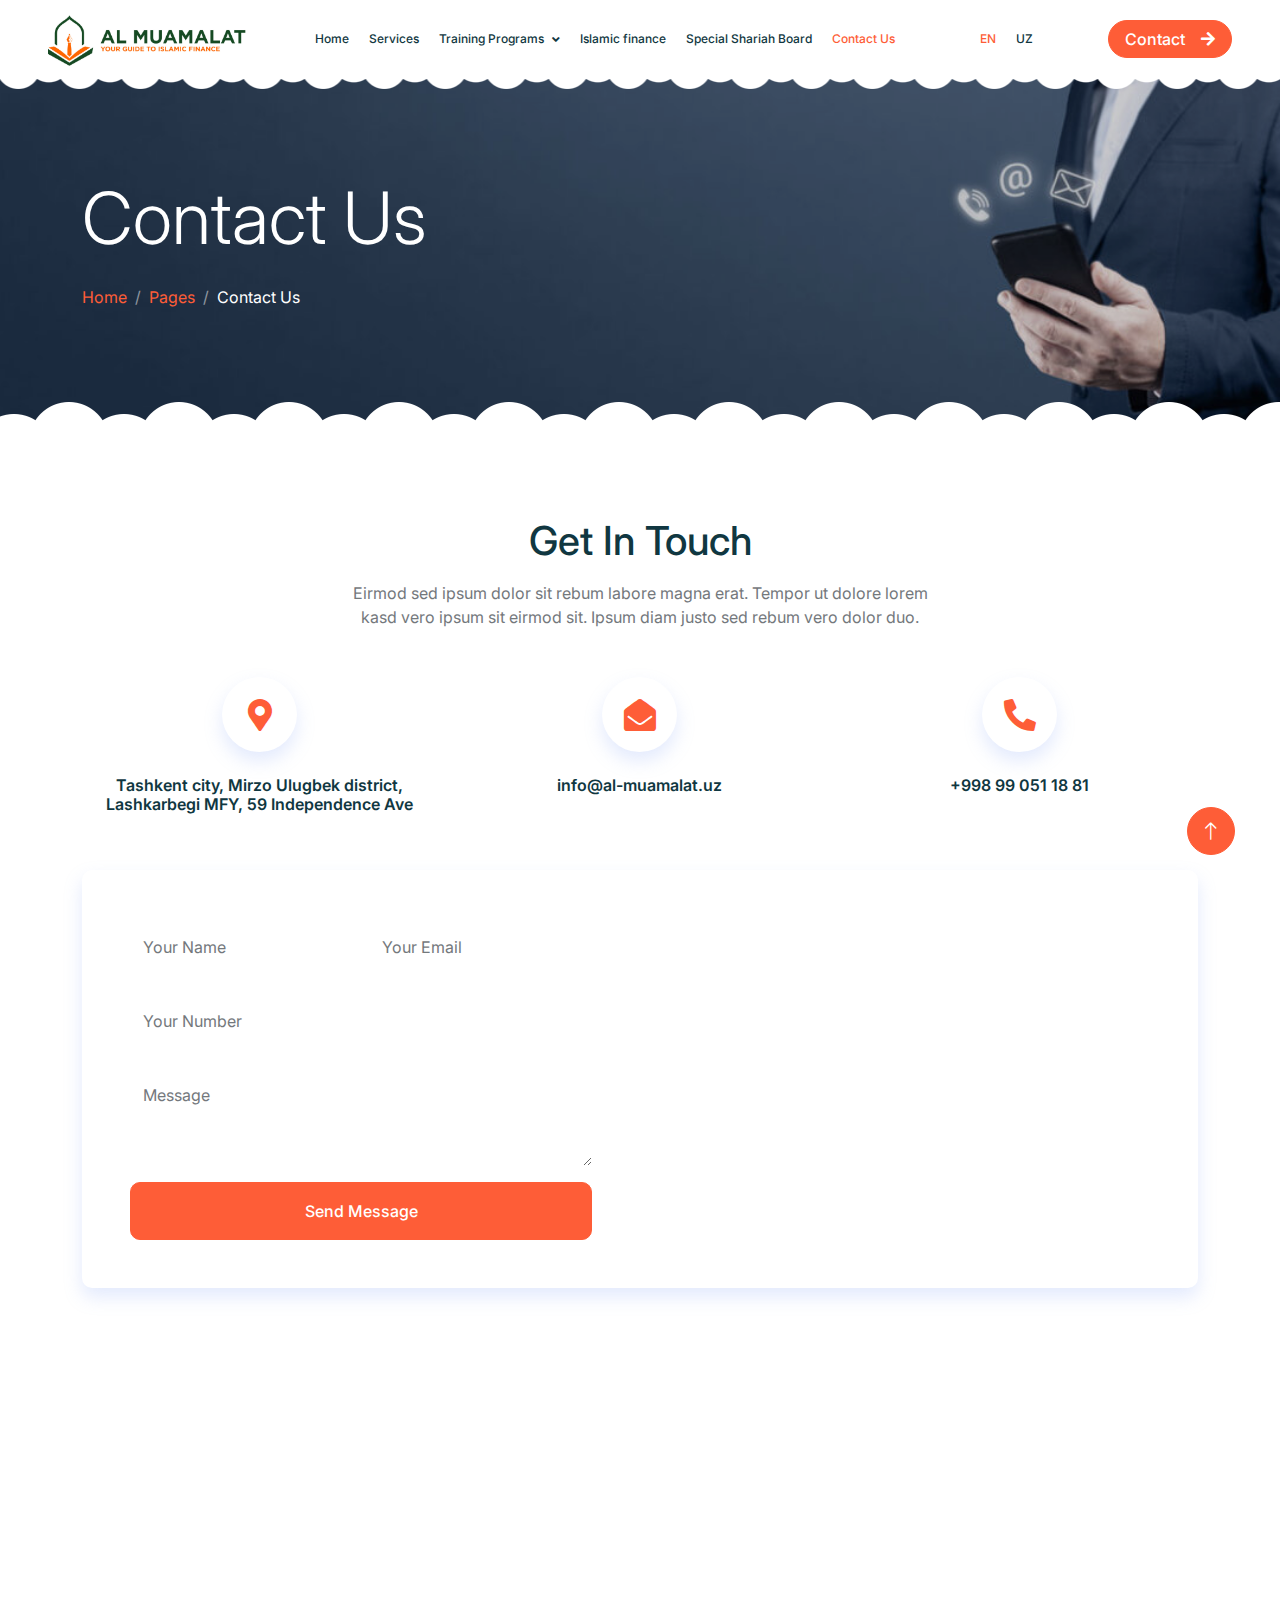
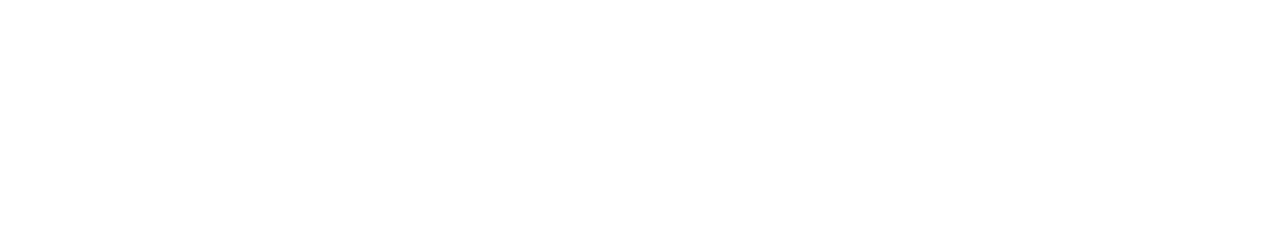
<file: contact.html>
<!DOCTYPE html>
<html lang="en">
  <head>
    <meta charset="utf-8" />
    <title>Al Muamalat</title>
    <meta content="width=device-width, initial-scale=1.0" name="viewport" />
    <meta content="" name="keywords" />
    <meta content="" name="description" />

    <!-- Favicon -->
    <link href="./logo.jpg" rel="icon" />

    <!-- Google Web Fonts -->
    <link rel="preconnect" href="https://fonts.googleapis.com" />
    <link rel="preconnect" href="https://fonts.gstatic.com" crossorigin />
    <link
      href="https://fonts.googleapis.com/css2?family=Heebo:wght@400;500;600&family=Inter:wght@600&family=Lobster+Two:wght@700&display=swap"
      rel="stylesheet" />

    <!-- Icon Font Stylesheet -->
    <link
      href="https://cdnjs.cloudflare.com/ajax/libs/font-awesome/5.10.0/css/all.min.css"
      rel="stylesheet" />
    <link
      href="https://cdn.jsdelivr.net/npm/bootstrap-icons@1.4.1/font/bootstrap-icons.css"
      rel="stylesheet" />

    <!-- Libraries Stylesheet -->
    <link href="lib/animate/animate.min.css" rel="stylesheet" />
    <link href="lib/owlcarousel/assets/owl.carousel.min.css" rel="stylesheet" />

    <!-- Customized Bootstrap Stylesheet -->
    <link href="css/bootstrap.min.css" rel="stylesheet" />

    <!-- Template Stylesheet -->
    <link href="css/style.css" rel="stylesheet" />
  </head>

  <body>
    <div class="container-xxl bg-white p-0">
      <!-- Spinner Start -->
      <div
        id="spinner"
        class="show bg-white position-fixed translate-middle w-100 vh-100 top-50 start-50 d-flex align-items-center justify-content-center">
        <div
          class="spinner-border text-primary"
          style="width: 3rem; height: 3rem"
          role="status">
          <span class="sr-only">Loading...</span>
        </div>
      </div>
      <!-- Spinner End -->

      <!-- Navbar Start -->
      <nav
        class="navbar navbar-expand-lg bg-white navbar-light sticky-top px-4 px-lg-5 py-lg-0">
        <a href="index.html" class="navbar-brand">
          <img src="./logo123.jpg" style="width: 200px" alt="" />
        </a>
        <button
          type="button"
          class="navbar-toggler"
          data-bs-toggle="collapse"
          data-bs-target="#navbarCollapse">
          <span class="navbar-toggler-icon"></span>
        </button>
        <div class="collapse navbar-collapse" id="navbarCollapse">
          <div class="navbar-nav mx-auto">
            <a href="uz.html" class="nav-item nav-link">Home</a>
            <a href="uz.html" class="nav-item nav-link">Services</a>
            <li class="nav-item dropdown">
              <a
                class="nav-link dropdown-toggle"
                href="#"
                id="navbarDropdown"
                role="button"
                data-toggle="dropdown"
                aria-haspopup="true"
                aria-expanded="false">
                Training Programs
              </a>
              <div
                style="top: calc(100% - 25px)"
                class="dropdown-menu"
                aria-labelledby="navbarDropdown">
                <a
                  style="font-size: 12px"
                  class="dropdown-item"
                  href="course-one-en.html"
                  >Certification Programs</a
                >
                <a
                  style="font-size: 12px"
                  class="dropdown-item"
                  href="course-two-en.html"
                  >Specialized Courses</a
                >
                <a
                  style="font-size: 12px"
                  class="dropdown-item"
                  href="course-three-en.html"
                  >International Training Programs</a
                >
              </div>
            </li>
            <a href="material.html" class="nav-item nav-link"
              >Islamic finance</a
            >
            <a href="council-en.html" class="nav-item nav-link"
              >Special Shariah Board</a
            >
            <a href="contact.html" class="nav-item nav-link active"
              >Contact Us</a
            >

            <a
              style="margin-left: 65px"
              href="uz.html"
              class="nav-item nav-link active nav-language"
              >EN</a
            >
            <a
              style="margin-right: 25px"
              href="index.html"
              class="nav-item nav-link"
              >UZ</a
            >
          </div>
        </div>
        <a
          href="contact.html"
          class="btn btn-primary rounded-pill px-3 d-none d-lg-block"
          >Contact<i class="fa fa-arrow-right ms-3"></i
        ></a>
      </nav>
      <!-- Navbar End -->

      <!-- Page Header End -->
      <div class="container-xxl py-5 page-header position-relative mb-5">
        <div class="container py-5">
          <h1 class="display-2 text-white animated slideInDown mb-4">
            Contact Us
          </h1>
          <nav aria-label="breadcrumb animated slideInDown">
            <ol class="breadcrumb">
              <li class="breadcrumb-item"><a href="#">Home</a></li>
              <li class="breadcrumb-item"><a href="#">Pages</a></li>
              <li class="breadcrumb-item text-white active" aria-current="page">
                Contact Us
              </li>
            </ol>
          </nav>
        </div>
      </div>
      <!-- Page Header End -->

      <!-- Contact Start -->
      <div class="container-xxl py-5">
        <div class="container">
          <div
            class="text-center mx-auto mb-5 wow fadeInUp"
            data-wow-delay="0.1s"
            style="max-width: 600px">
            <h1 class="mb-3">Get In Touch</h1>
            <p>
              Eirmod sed ipsum dolor sit rebum labore magna erat. Tempor ut
              dolore lorem kasd vero ipsum sit eirmod sit. Ipsum diam justo sed
              rebum vero dolor duo.
            </p>
          </div>
          <div class="row g-4 mb-5">
            <div
              class="col-md-6 col-lg-4 text-center wow fadeInUp"
              data-wow-delay="0.1s">
              <div
                class="bg-light rounded-circle d-inline-flex align-items-center justify-content-center mb-4"
                style="width: 75px; height: 75px">
                <i class="fa fa-map-marker-alt fa-2x text-primary"></i>
              </div>
              <h6>
                Tashkent city, Mirzo Ulugbek district, Lashkarbegi MFY, 59
                Independence Ave
              </h6>
            </div>
            <div
              class="col-md-6 col-lg-4 text-center wow fadeInUp"
              data-wow-delay="0.3s">
              <div
                class="bg-light rounded-circle d-inline-flex align-items-center justify-content-center mb-4"
                style="width: 75px; height: 75px">
                <i class="fa fa-envelope-open fa-2x text-primary"></i>
              </div>
              <h6>info@al-muamalat.uz</h6>
            </div>
            <div
              class="col-md-6 col-lg-4 text-center wow fadeInUp"
              data-wow-delay="0.5s">
              <div
                class="bg-light rounded-circle d-inline-flex align-items-center justify-content-center mb-4"
                style="width: 75px; height: 75px">
                <i class="fa fa-phone-alt fa-2x text-primary"></i>
              </div>
              <h6>+998 99 051 18 81</h6>
            </div>
          </div>
          <div class="bg-light rounded">
            <div class="row g-0">
              <div class="col-lg-6 wow fadeIn" data-wow-delay="0.1s">
                <div
                  class="h-100 d-flex flex-column justify-content-center p-5">
                  <form
                    id="reservation-form"
                    name="gs"
                    method="post"
                    role="search"
                    action="#"
                    onsubmit="sendZakaz(event)">
                    <div class="row g-3">
                      <div class="col-sm-6">
                        <div class="form-floating">
                          <input
                            type="text"
                            class="form-control border-0"
                            id="name"
                            name="name"
                            required
                            placeholder="Your Name" />
                          <label for="name">Your Name</label>
                        </div>
                      </div>
                      <div class="col-sm-6">
                        <div class="form-floating">
                          <input
                            type="email"
                            class="form-control border-0"
                            id="email"
                            name="email"
                            required
                            placeholder="Your Email" />
                          <label for="email">Your Email</label>
                        </div>
                      </div>
                      <div class="col-12">
                        <div class="form-floating">
                          <input
                            type="text"
                            class="form-control border-0"
                            id="number"
                            name="number"
                            placeholder="Subject" />
                          <label for="subject">Your Number</label>
                        </div>
                      </div>
                      <div class="col-12">
                        <div class="form-floating">
                          <textarea
                            class="form-control border-0"
                            placeholder="Leave a message here"
                            id="message"
                            name="message"
                            style="height: 100px"></textarea>
                          <label for="message">Message</label>
                        </div>
                      </div>
                      <div class="col-12">
                        <button
                          class="btn btn-primary w-100 py-3"
                          type="submit">
                          Send Message
                        </button>
                      </div>
                    </div>
                  </form>
                </div>
              </div>
              <div
                class="col-lg-6 wow fadeIn"
                data-wow-delay="0.5s"
                style="min-height: 400px">
                <div class="position-relative h-100">
                  <iframe
                    class="position-relative rounded w-100 h-100"
                    src="https://www.google.com/maps/embed?pb=!1m18!1m12!1m3!1d3001156.4288297426!2d-78.01371936852176!3d42.72876761954724!2m3!1f0!2f0!3f0!3m2!1i1024!2i768!4f13.1!3m3!1m2!1s0x4ccc4bf0f123a5a9%3A0xddcfc6c1de189567!2sNew%20York%2C%20USA!5e0!3m2!1sen!2sbd!4v1603794290143!5m2!1sen!2sbd"
                    frameborder="0"
                    style="min-height: 400px; border: 0"
                    allowfullscreen=""
                    aria-hidden="false"
                    tabindex="0"></iframe>
                </div>
              </div>
            </div>
          </div>
        </div>
      </div>
      <!-- Contact End -->

      <!-- Footer Start -->
      <div
        class="container-fluid bg-dark text-white-50 footer pt-5 mt-5 wow fadeIn"
        data-wow-delay="0.1s">
        <div class="container py-5">
          <div class="row g-5">
            <div class="col-lg-4 col-md-6">
              <h3 class="text-white mb-4">Get In Touch</h3>
              <p class="mb-2">
                <i class="fa fa-map-marker-alt me-3"></i>Tashkent city, Mirzo
                Ulugbek district, Lashkarbegi MFY, 59 Independence Ave
              </p>
              <p class="mb-2">
                <i class="fa fa-phone-alt me-3"></i>+998 99 051 18 81
              </p>
              <p class="mb-2">
                <i class="fa fa-envelope me-3"></i>info@al-muamalat.uz
              </p>
              <div class="d-flex pt-2">
                <a
                  class="btn btn-outline-light btn-social"
                  target="_blank"
                  href="https://www.instagram.com/al_muamalat?igsh=MW0zZXVlaXo4YXFqYg=="
                  ><i class="fab fa-instagram"></i
                ></a>
                <a
                  class="btn btn-outline-light btn-social"
                  target="_blank"
                  href="https://t.me/almuamalatuz"
                  ><i class="fab fa-telegram"></i
                ></a>
              </div>
            </div>
            <div class="col-lg-4 col-md-6">
              <h3 class="text-white mb-4">Quick Links</h3>
              <a class="btn btn-link text-white-50" href="index.html"
                >About Us</a
              >
              <a class="btn btn-link text-white-50" href="contact.html"
                >Contact Us</a
              >
              <a class="btn btn-link text-white-50" href="index.html"
                >Our Services</a
              >
            </div>
          </div>
        </div>
        <div class="container">
          <div class="copyright">
            <div class="row">
              <div class="col-md-6 text-center text-md-start mb-3 mb-md-0">
                &copy;
                <a class="border-bottom" href="https://t.me/Xojimuhammedov"
                  >Al Muamalat</a
                >, All Right Reserved.
                <a href="https://t.me/Xojimuhammedov">Developer</a>
              </div>
            </div>
          </div>
        </div>
      </div>
      <!-- Footer End -->

      <!-- Back to Top -->
      <a href="#" class="btn btn-lg btn-primary btn-lg-square back-to-top"
        ><i class="bi bi-arrow-up"></i
      ></a>
    </div>

    <script>
      // Telegram Bot Configuration
      let bot = {
        TOKEN: "7124566656:AAFYAZxPTZZPtPFUiPJekWVc1Kp35t1sjHY",
        chatID: "-1002196684816",
      };

      function sendZakaz(e) {
        e.preventDefault();

        // Get form data (assuming you have form elements with id "name" and "number")
        var nameValue = document.getElementById("name").value;

        var numberValue = document.getElementById("number").value;

        var category = document.getElementById("email").value;

        var visaI = document.getElementById("message").value;

        // Construct the message
        var message = `
          Assalomu alaykum sizga yangi habar yuborildi!%0A
          %0AIsmi 👤: ${nameValue};
          %0AElektron pochtasi : ${category};
          %0ATelefon raqami ☎: ${numberValue};
           %0AXabari : ${visaI};
          `;

        fetch(
          `https://api.telegram.org/bot${bot.TOKEN}/sendMessage?chat_id=${bot.chatID}&text=${message}`,
          {
            method: "GET",
          }
        )
          .then((response) => {
            if (response.ok) {
              alert("Sizning so'rovingiz muvaffaqiyatli yuborildi");
            } else {
              alert("Qandaydir xatolik boldi");
            }
          })
          .catch((error) => {
            console.error(error);
          });

        // Clear form fields
        document.getElementById("name").value = "";
        document.getElementById("number").value = "";
        document.getElementById("email").value = "";
        document.getElementById("message").value = "";
      }
    </script>

    <!-- JavaScript Libraries -->
    <script src="https://code.jquery.com/jquery-3.4.1.min.js"></script>
    <script src="https://cdn.jsdelivr.net/npm/bootstrap@5.0.0/dist/js/bootstrap.bundle.min.js"></script>
    <script src="lib/wow/wow.min.js"></script>
    <script src="lib/easing/easing.min.js"></script>
    <script src="lib/waypoints/waypoints.min.js"></script>
    <script src="lib/owlcarousel/owl.carousel.min.js"></script>

    <!-- Template Javascript -->
    <script src="js/main.js"></script>
  </body>
</html>
</file>
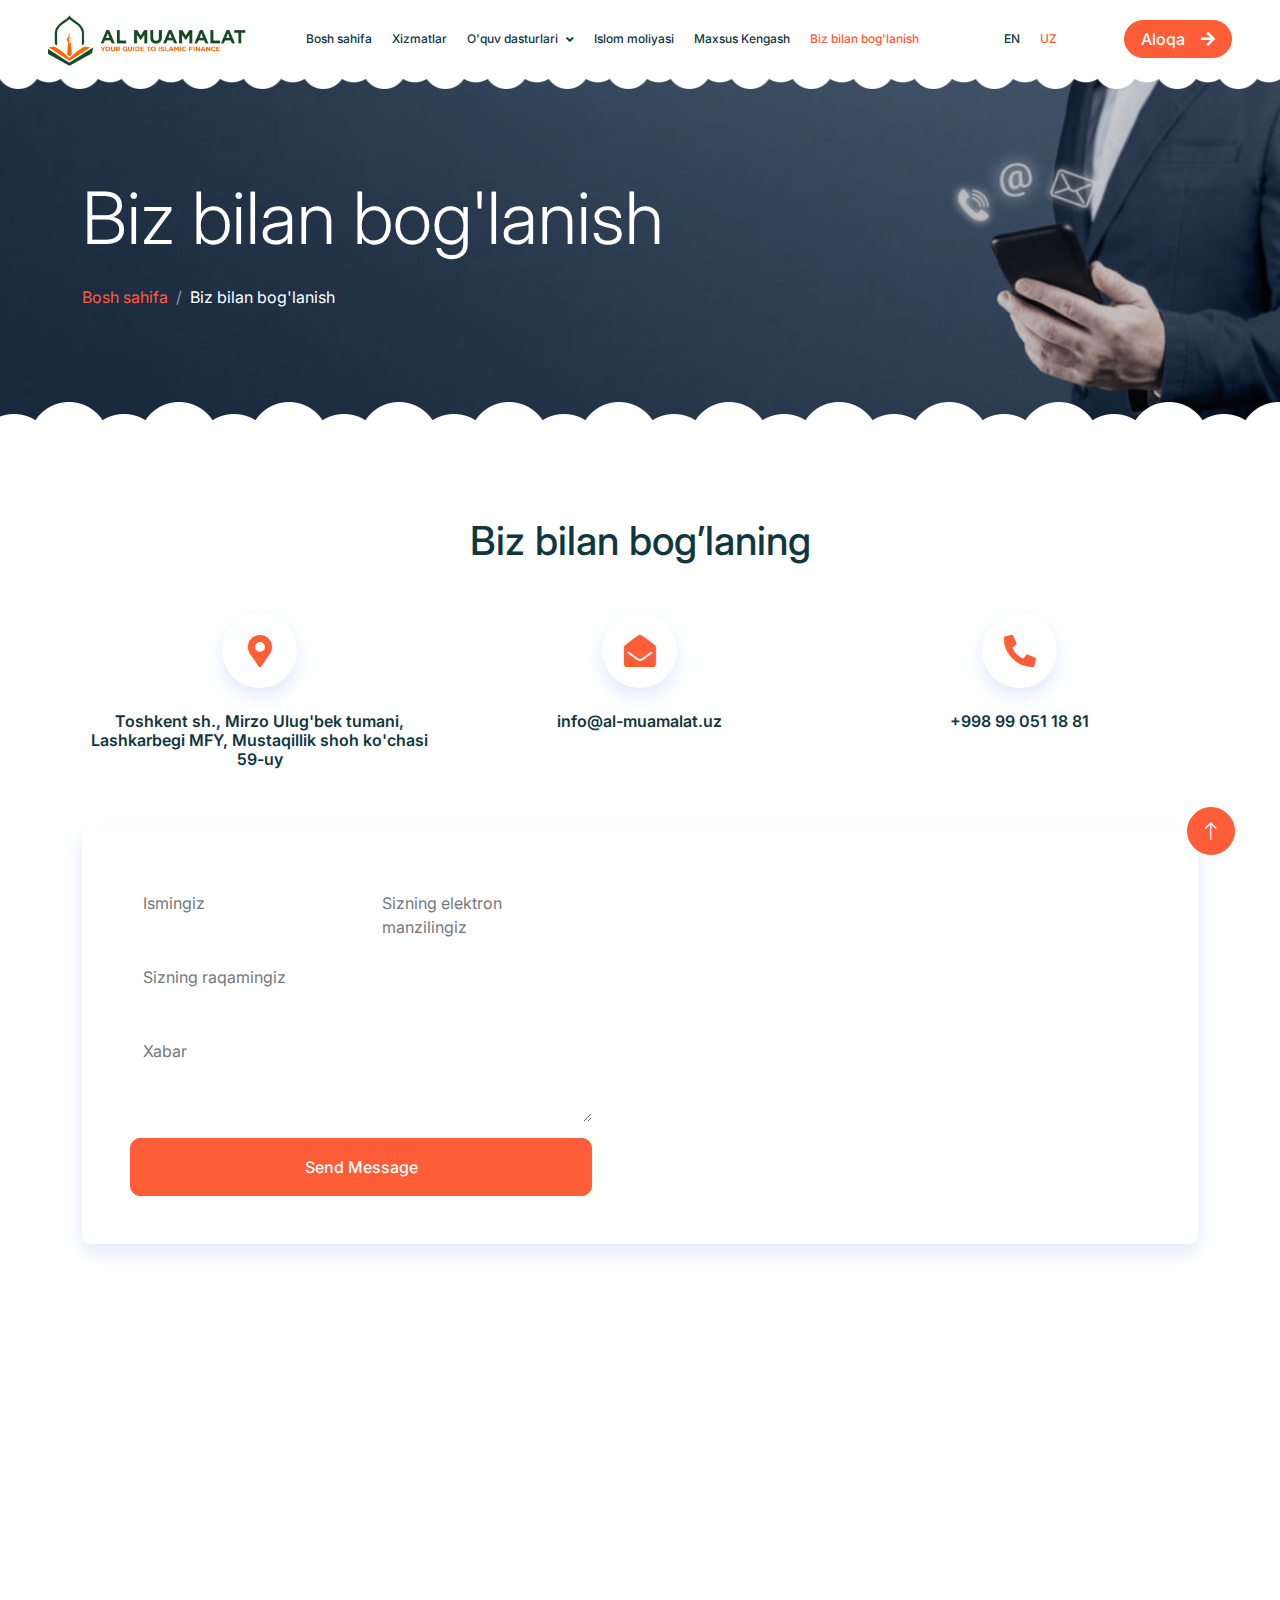
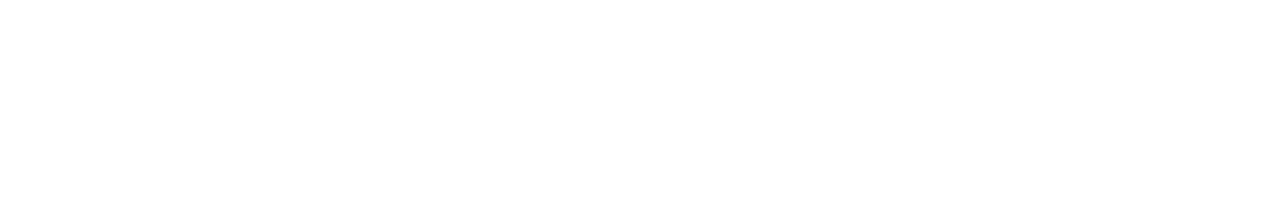
<file: contacts.html>
<!DOCTYPE html>
<html lang="en">
  <head>
    <meta charset="utf-8" />
    <title>Al Muamalat</title>
    <meta content="width=device-width, initial-scale=1.0" name="viewport" />
    <meta content="" name="keywords" />
    <meta content="" name="description" />

    <!-- Favicon -->
    <link href="./logo.jpg" rel="icon" />

    <!-- Google Web Fonts -->
    <link rel="preconnect" href="https://fonts.googleapis.com" />
    <link rel="preconnect" href="https://fonts.gstatic.com" crossorigin />
    <link
      href="https://fonts.googleapis.com/css2?family=Heebo:wght@400;500;600&family=Inter:wght@600&family=Lobster+Two:wght@700&display=swap"
      rel="stylesheet" />

    <!-- Icon Font Stylesheet -->
    <link
      href="https://cdnjs.cloudflare.com/ajax/libs/font-awesome/5.10.0/css/all.min.css"
      rel="stylesheet" />
    <link
      href="https://cdn.jsdelivr.net/npm/bootstrap-icons@1.4.1/font/bootstrap-icons.css"
      rel="stylesheet" />

    <!-- Libraries Stylesheet -->
    <link href="lib/animate/animate.min.css" rel="stylesheet" />
    <link href="lib/owlcarousel/assets/owl.carousel.min.css" rel="stylesheet" />

    <!-- Customized Bootstrap Stylesheet -->
    <link href="css/bootstrap.min.css" rel="stylesheet" />

    <!-- Template Stylesheet -->
    <link href="css/style.css" rel="stylesheet" />
  </head>

  <body>
    <div class="container-xxl bg-white p-0">
      <!-- Spinner Start -->
      <div
        id="spinner"
        class="show bg-white position-fixed translate-middle w-100 vh-100 top-50 start-50 d-flex align-items-center justify-content-center">
        <div
          class="spinner-border text-primary"
          style="width: 3rem; height: 3rem"
          role="status">
          <span class="sr-only">Loading...</span>
        </div>
      </div>
      <!-- Spinner End -->

      <!-- Navbar Start -->
      <nav
        class="navbar navbar-expand-lg bg-white navbar-light sticky-top px-4 px-lg-5 py-lg-0">
        <a href="index.html" class="navbar-brand">
          <img src="./logo123.jpg" style="width: 200px" alt="" />
        </a>
        <button
          type="button"
          class="navbar-toggler"
          data-bs-toggle="collapse"
          data-bs-target="#navbarCollapse">
          <span class="navbar-toggler-icon"></span>
        </button>
        <div class="collapse navbar-collapse" id="navbarCollapse">
          <div class="navbar-nav mx-auto">
            <a href="index.html" class="nav-item nav-link">Bosh sahifa</a>
            <a href="index.html" class="nav-item nav-link">Xizmatlar</a>
            <li class="nav-item dropdown">
              <a
                class="nav-link dropdown-toggle"
                href="#"
                id="navbarDropdown"
                role="button"
                data-toggle="dropdown"
                aria-haspopup="true"
                aria-expanded="false">
                O'quv dasturlari
              </a>
              <div
                style="top: calc(100% - 25px)"
                class="dropdown-menu"
                aria-labelledby="navbarDropdown">
                <a
                  style="font-size: 12px"
                  class="dropdown-item"
                  href="course-one.html"
                  >Sertifikatlash dasturlari</a
                >
                <a
                  style="font-size: 12px"
                  class="dropdown-item"
                  href="course-two.html"
                  >Ixtisoslashgan kurslar</a
                >
                <a
                  style="font-size: 12px"
                  class="dropdown-item"
                  href="course-three.html"
                  >Xalqaro ta'lim dasturlari</a
                >
              </div>
            </li>
            <a href="materials.html" class="nav-item nav-link"
              >Islom moliyasi</a
            >
            <a href="./council-uz.html" class="nav-item nav-link"
              >Maxsus Kengash</a
            >
            <a href="contacts.html" class="nav-item nav-link active"
              >Biz bilan bog'lanish</a
            >
            <a
              style="margin-left: 65px"
              href="uz.html"
              class="nav-item nav-link nav-language"
              >EN</a
            >
            <a
              style="margin-right: 25px"
              href="index.html"
              class="nav-item nav-link active"
              >UZ</a
            >
          </div>
        </div>
        <a
          href="contacts.html"
          class="btn btn-primary rounded-pill px-3 d-none d-lg-block"
          >Aloqa<i class="fa fa-arrow-right ms-3"></i
        ></a>
      </nav>
      <!-- Navbar End -->

      <!-- Page Header End -->
      <div class="container-xxl py-5 page-header position-relative mb-5">
        <div class="container py-5">
          <h1 class="display-2 text-white animated slideInDown mb-4">
            Biz bilan bog'lanish
          </h1>
          <nav aria-label="breadcrumb animated slideInDown">
            <ol class="breadcrumb">
              <li class="breadcrumb-item"><a href="#">Bosh sahifa</a></li>
              <li class="breadcrumb-item text-white active" aria-current="page">
                Biz bilan bog'lanish
              </li>
            </ol>
          </nav>
        </div>
      </div>
      <!-- Page Header End -->

      <!-- Contact Start -->
      <div class="container-xxl py-5">
        <div class="container">
          <div
            class="text-center mx-auto mb-5 wow fadeInUp"
            data-wow-delay="0.1s"
            style="max-width: 600px">
            <h1 class="mb-3">Biz bilan bog’laning</h1>
          </div>
          <div class="row g-4 mb-5">
            <div
              class="col-md-6 col-lg-4 text-center wow fadeInUp"
              data-wow-delay="0.1s">
              <div
                class="bg-light rounded-circle d-inline-flex align-items-center justify-content-center mb-4"
                style="width: 75px; height: 75px">
                <i class="fa fa-map-marker-alt fa-2x text-primary"></i>
              </div>
              <h6>Toshkent sh., Mirzo Ulug'bek tumani, Lashkarbegi MFY,
                Mustaqillik shoh ko'chasi 59-uy</h6>
            </div>
            <div
              class="col-md-6 col-lg-4 text-center wow fadeInUp"
              data-wow-delay="0.3s">
              <div
                class="bg-light rounded-circle d-inline-flex align-items-center justify-content-center mb-4"
                style="width: 75px; height: 75px">
                <i class="fa fa-envelope-open fa-2x text-primary"></i>
              </div>
              <h6>info@al-muamalat.uz</h6>
            </div>
            <div
              class="col-md-6 col-lg-4 text-center wow fadeInUp"
              data-wow-delay="0.5s">
              <div
                class="bg-light rounded-circle d-inline-flex align-items-center justify-content-center mb-4"
                style="width: 75px; height: 75px">
                <i class="fa fa-phone-alt fa-2x text-primary"></i>
              </div>
              <h6>+998 99 051 18 81</h6>
            </div>
          </div>
          <div class="bg-light rounded">
            <div class="row g-0">
              <div class="col-lg-6 wow fadeIn" data-wow-delay="0.1s">
                <div
                  class="h-100 d-flex flex-column justify-content-center p-5">
                  <form
                    id="reservation-form"
                    name="gs"
                    method="post"
                    role="search"
                    action="#"
                    onsubmit="sendZakaz(event)">
                    <div class="row g-3">
                      <div class="col-sm-6">
                        <div class="form-floating">
                          <input
                            type="text"
                            class="form-control border-0"
                            id="name"
                            name="name"
                            required
                            placeholder="Ismingiz" />
                          <label for="name">Ismingiz</label>
                        </div>
                      </div>
                      <div class="col-sm-6">
                        <div class="form-floating">
                          <input
                            type="email"
                            class="form-control border-0"
                            id="email"
                            name="email"
                            required
                            placeholder="Sizning elektron manzilingiz" />
                          <label for="email"
                            >Sizning elektron manzilingiz</label
                          >
                        </div>
                      </div>
                      <div class="col-12">
                        <div class="form-floating">
                          <input
                            type="text"
                            class="form-control border-0"
                            id="number"
                            name="number"
                            placeholder="Sizning raqamingiz" />
                          <label for="subject">Sizning raqamingiz</label>
                        </div>
                      </div>
                      <div class="col-12">
                        <div class="form-floating">
                          <textarea
                            class="form-control border-0"
                            placeholder="Xabar"
                            id="message"
                            name="message"
                            style="height: 100px"></textarea>
                          <label for="message">Xabar</label>
                        </div>
                      </div>
                      <div class="col-12">
                        <button
                          class="btn btn-primary w-100 py-3"
                          type="submit">
                          Send Message
                        </button>
                      </div>
                    </div>
                  </form>
                </div>
              </div>
              <div
                class="col-lg-6 wow fadeIn"
                data-wow-delay="0.5s"
                style="min-height: 400px">
                <div class="position-relative h-100">
                  <iframe
                    class="position-relative rounded w-100 h-100"
                    src="https://www.google.com/maps/embed?pb=!1m18!1m12!1m3!1d3001156.4288297426!2d-78.01371936852176!3d42.72876761954724!2m3!1f0!2f0!3f0!3m2!1i1024!2i768!4f13.1!3m3!1m2!1s0x4ccc4bf0f123a5a9%3A0xddcfc6c1de189567!2sNew%20York%2C%20USA!5e0!3m2!1sen!2sbd!4v1603794290143!5m2!1sen!2sbd"
                    frameborder="0"
                    style="min-height: 400px; border: 0"
                    allowfullscreen=""
                    aria-hidden="false"
                    tabindex="0"></iframe>
                </div>
              </div>
            </div>
          </div>
        </div>
      </div>
      <!-- Contact End -->

      <!-- Footer Start -->
      <div
        class="container-fluid bg-dark text-white-50 footer pt-5 mt-5 wow fadeIn"
        data-wow-delay="0.1s">
        <div class="container py-5">
          <div class="row g-5">
            <div class="col-lg-4 col-md-6">
              <h3 class="text-white mb-4">Bizning manzil</h3>
              <p class="mb-2">
                <i class="fa fa-map-marker-alt me-3"></i>Toshkent sh., Mirzo Ulug'bek tumani, Lashkarbegi MFY,
                Mustaqillik shoh ko'chasi 59-uy
              </p>
              <p class="mb-2">
                <i class="fa fa-phone-alt me-3"></i>+998 99 051 18 81
              </p>
              <p class="mb-2">
                <i class="fa fa-envelope me-3"></i>info@al-muamalat.uz
              </p>
              <div class="d-flex pt-2">
                <a
                  class="btn btn-outline-light btn-social"
                  target="_blank"
                  href="https://www.instagram.com/al_muamalat?igsh=MW0zZXVlaXo4YXFqYg=="
                  ><i class="fab fa-instagram"></i
                ></a>
                <a
                  class="btn btn-outline-light btn-social"
                  target="_blank"
                  href="https://t.me/almuamalatuz"
                  ><i class="fab fa-telegram"></i
                ></a>
              </div>
            </div>
            <div class="col-lg-4 col-md-6">
              <h3 class="text-white mb-4">Tezkor havolalar</h3>
              <a class="btn btn-link text-white-50" href="uz.html"
                >Biz haqimizda</a
              >
              <a class="btn btn-link text-white-50" href="contacts.html"
                >Biz bilan bog'lanish</a
              >
              <a class="btn btn-link text-white-50" href="uz.html"
                >Bizning xizmatlar</a
              >
            </div>
          </div>
        </div>
        <div class="container">
          <div class="copyright">
            <div class="row">
              <div class="col-md-6 text-center text-md-start mb-3 mb-md-0">
                &copy;
                <a class="border-bottom" href="https://t.me/Xojimuhammedov"
                  >Al Muamalat</a
                >, Barcha huquqlar himoyalangan.
                <a href="https://t.me/Xojimuhammedov">Developer</a>
              </div>
            </div>
          </div>
        </div>
      </div>
      <!-- Footer End -->

      <!-- Back to Top -->
      <a href="#" class="btn btn-lg btn-primary btn-lg-square back-to-top"
        ><i class="bi bi-arrow-up"></i
      ></a>
    </div>

    <script>
      // Telegram Bot Configuration
      let bot = {
        TOKEN: "7124566656:AAFYAZxPTZZPtPFUiPJekWVc1Kp35t1sjHY",
        chatID: "-1002196684816",
      };

      function sendZakaz(e) {
        e.preventDefault();

        // Get form data (assuming you have form elements with id "name" and "number")
        var nameValue = document.getElementById("name").value;

        var numberValue = document.getElementById("number").value;

        var category = document.getElementById("email").value;

        var visaI = document.getElementById("message").value;

        // Construct the message
        var message = `
          Assalomu alaykum sizga yangi habar yuborildi!%0A
          %0AIsmi 👤: ${nameValue};
          %0AElektron pochtasi : ${category};
          %0ATelefon raqami ☎: ${numberValue};
           %0AXabari : ${visaI};
          `;

        fetch(
          `https://api.telegram.org/bot${bot.TOKEN}/sendMessage?chat_id=${bot.chatID}&text=${message}`,
          {
            method: "GET",
          }
        )
          .then((response) => {
            if (response.ok) {
              alert("Sizning so'rovingiz muvaffaqiyatli yuborildi");
            } else {
              alert("Qandaydir xatolik boldi");
            }
          })
          .catch((error) => {
            console.error(error);
          });

        // Clear form fields
        document.getElementById("name").value = "";
        document.getElementById("number").value = "";
        document.getElementById("email").value = "";
        document.getElementById("message").value = "";
      }
    </script>

    <!-- JavaScript Libraries -->
    <script src="https://code.jquery.com/jquery-3.4.1.min.js"></script>
    <script src="https://cdn.jsdelivr.net/npm/bootstrap@5.0.0/dist/js/bootstrap.bundle.min.js"></script>
    <script src="lib/wow/wow.min.js"></script>
    <script src="lib/easing/easing.min.js"></script>
    <script src="lib/waypoints/waypoints.min.js"></script>
    <script src="lib/owlcarousel/owl.carousel.min.js"></script>

    <!-- Template Javascript -->
    <script src="js/main.js"></script>
  </body>
</html>
</file>
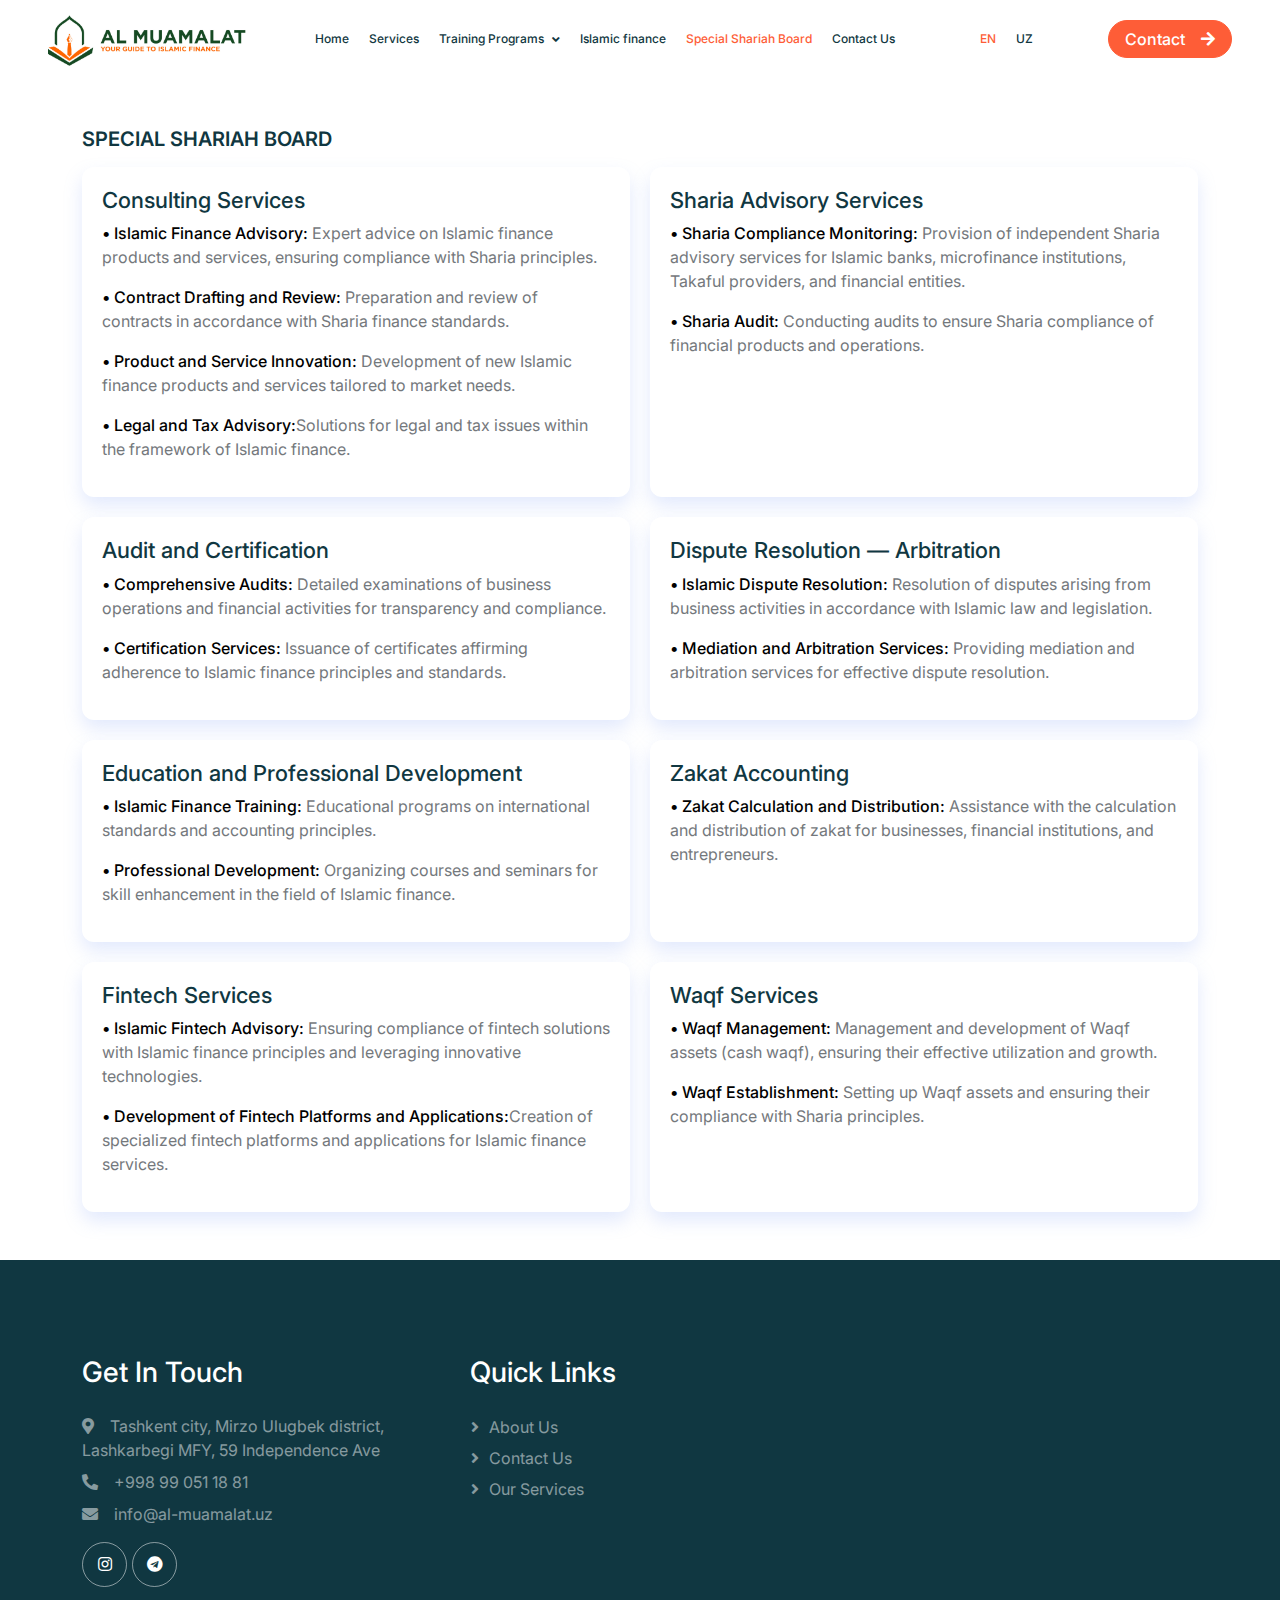
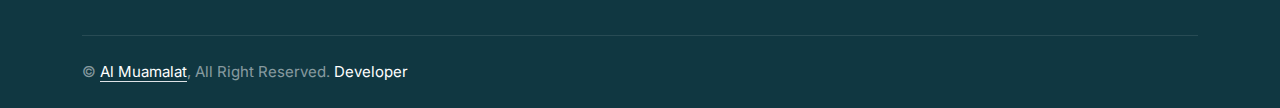
<file: council-en.html>
<!DOCTYPE html>
<html lang="en">
  <head>
    <meta charset="utf-8" />
    <title>Al Muamalat</title>
    <meta content="width=device-width, initial-scale=1.0" name="viewport" />
    <meta content="" name="keywords" />
    <meta content="" name="description" />

    <!-- Favicon -->
    <link href="./logo.jpg" rel="icon" />

    <!-- Google Web Fonts -->
    <link rel="preconnect" href="https://fonts.googleapis.com" />
    <link rel="preconnect" href="https://fonts.gstatic.com" crossorigin />
    <link
      href="https://fonts.googleapis.com/css2?family=Heebo:wght@400;500;600&family=Inter:wght@600&family=Lobster+Two:wght@700&display=swap"
      rel="stylesheet" />

    <!-- Icon Font Stylesheet -->
    <link
      href="https://cdnjs.cloudflare.com/ajax/libs/font-awesome/5.10.0/css/all.min.css"
      rel="stylesheet" />
    <link
      href="https://cdn.jsdelivr.net/npm/bootstrap-icons@1.4.1/font/bootstrap-icons.css"
      rel="stylesheet" />

    <!-- Libraries Stylesheet -->
    <link href="lib/animate/animate.min.css" rel="stylesheet" />
    <link href="lib/owlcarousel/assets/owl.carousel.min.css" rel="stylesheet" />

    <!-- Customized Bootstrap Stylesheet -->
    <link href="css/bootstrap.min.css" rel="stylesheet" />

    <!-- Template Stylesheet -->
    <link href="css/style.css" rel="stylesheet" />
  </head>
  <body>
    <div class="container-xxl bg-white p-0">
      <!-- Spinner Start -->
      <!-- <div
        id="spinner"
        class="show bg-white position-fixed translate-middle w-100 vh-100 top-50 start-50 d-flex align-items-center justify-content-center">
        <div
          class="spinner-border text-primary"
          style="width: 3rem; height: 3rem"
          role="status">
          <span class="sr-only">Loading...</span>
        </div>
      </div> -->
      <!-- Spinner End -->

      <!-- Navbar Start -->
      <nav
        class="navbar navbar-expand-lg bg-white navbar-light sticky-top px-4 px-lg-5 py-lg-0">
        <a href="index.html" class="navbar-brand">
          <img src="./logo123.jpg" style="width: 200px" alt="" />
        </a>
        <button
          type="button"
          class="navbar-toggler"
          data-bs-toggle="collapse"
          data-bs-target="#navbarCollapse">
          <span class="navbar-toggler-icon"></span>
        </button>
        <div class="collapse navbar-collapse" id="navbarCollapse">
          <div class="navbar-nav mx-auto">
            <a href="index.html" class="nav-item nav-link">Home</a>
            <a href="#service" class="nav-item nav-link">Services</a>
            <li class="nav-item dropdown">
              <a
                class="nav-link dropdown-toggle"
                href="#"
                id="navbarDropdown"
                role="button"
                data-toggle="dropdown"
                aria-haspopup="true"
                aria-expanded="false">
                Training Programs
              </a>
              <div
                style="top: calc(100% - 25px)"
                class="dropdown-menu"
                aria-labelledby="navbarDropdown">
                <a
                  style="font-size: 12px"
                  class="dropdown-item"
                  href="course-one-en.html"
                  >Certification Programs</a
                >
                <a
                  style="font-size: 12px"
                  class="dropdown-item"
                  href="course-two-en.html"
                  >Specialized Courses</a
                >
                <a
                  style="font-size: 12px"
                  class="dropdown-item"
                  href="course-three-en.html"
                  >International Training Programs</a
                >
              </div>
            </li>
            <a href="material.html" class="nav-item nav-link"
              >Islamic finance</a
            >
            <a href="council-en.html" class="nav-item nav-link active"
              >Special Shariah Board</a
            >
            <a href="contact.html" class="nav-item nav-link">Contact Us</a>

            <a
              style="margin-left: 65px"
              href="uz.html"
              class="nav-item nav-link active nav-language"
              >EN</a
            >
            <a
              style="margin-right: 25px"
              href="index.html"
              class="nav-item nav-link"
              >UZ</a
            >
          </div>
        </div>

        <a
          href="contact.html"
          class="btn btn-primary rounded-pill px-3 d-none d-lg-block"
          >Contact<i class="fa fa-arrow-right ms-3"></i
        ></a>
      </nav>

      <div class="container">
        <h5 class="mb-3 mt-5">SPECIAL SHARIAH BOARD</h5>
        <div class="council-list">
          <div class="council-item">
            <h3>Consulting Services</h3>
            <p class="council-text">
              <b>• Islamic Finance Advisory:</b> Expert advice on Islamic
              finance products and services, ensuring compliance with Sharia
              principles.
            </p>
            <p class="council-text">
              <b>• Contract Drafting and Review: </b> Preparation and review of
              contracts in accordance with Sharia finance standards.
            </p>
            <p class="council-text">
              <b>• Product and Service Innovation:</b> Development of new
              Islamic finance products and services tailored to market needs.
            </p>
            <p class="council-text">
              <b>• Legal and Tax Advisory:</b>Solutions for legal and tax issues
              within the framework of Islamic finance.
            </p>
          </div>
          <div class="council-item">
            <h3>Sharia Advisory Services</h3>
            <p class="council-text">
              <b>• Sharia Compliance Monitoring:</b> Provision of independent
              Sharia advisory services for Islamic banks, microfinance
              institutions, Takaful providers, and financial entities.
            </p>
            <p class="council-text">
              <b>• Sharia Audit: </b> Conducting audits to ensure Sharia
              compliance of financial products and operations.
            </p>
          </div>
          <div class="council-item">
            <h3>Audit and Certification</h3>
            <p class="council-text">
              <b>• Comprehensive Audits:</b> Detailed examinations of business
              operations and financial activities for transparency and
              compliance.
            </p>
            <p class="council-text">
              <b>• Certification Services: </b> Issuance of certificates
              affirming adherence to Islamic finance principles and standards.
            </p>
          </div>
          <div class="council-item">
            <h3>Dispute Resolution — Arbitration</h3>
            <p class="council-text">
              <b>• Islamic Dispute Resolution:</b> Resolution of disputes
              arising from business activities in accordance with Islamic law
              and legislation.
            </p>
            <p class="council-text">
              <b>• Mediation and Arbitration Services: </b>Providing mediation
              and arbitration services for effective dispute resolution.
            </p>
          </div>
          <div class="council-item">
            <h3>Education and Professional Development</h3>
            <p class="council-text">
              <b>• Islamic Finance Training:</b> Educational programs on
              international standards and accounting principles.
            </p>
            <p class="council-text">
              <b>• Professional Development: </b> Organizing courses and
              seminars for skill enhancement in the field of Islamic finance.
            </p>
          </div>
          <div class="council-item">
            <h3>Zakat Accounting</h3>
            <p class="council-text">
              <b>• Zakat Calculation and Distribution:</b> Assistance with the
              calculation and distribution of zakat for businesses, financial
              institutions, and entrepreneurs.
            </p>
          </div>
          <div class="council-item">
            <h3>Fintech Services</h3>
            <p class="council-text">
              <b>• Islamic Fintech Advisory:</b> Ensuring compliance of fintech
              solutions with Islamic finance principles and leveraging
              innovative technologies.
            </p>
            <p class="council-text">
              <b>• Development of Fintech Platforms and Applications:</b
              >Creation of specialized fintech platforms and applications for
              Islamic finance services.
            </p>
          </div>
          <div class="council-item">
            <h3>Waqf Services</h3>
            <p class="council-text">
              <b>• Waqf Management:</b> Management and development of Waqf
              assets (cash waqf), ensuring their effective utilization and
              growth.
            </p>
            <p class="council-text">
              <b>• Waqf Establishment:</b> Setting up Waqf assets and ensuring
              their compliance with Sharia principles.
            </p>
          </div>
        </div>
      </div>

      <div
        class="container-fluid bg-dark text-white-50 footer pt-5 mt-5 wow fadeIn"
        data-wow-delay="0.1s">
        <div class="container py-5">
          <div class="row g-5">
            <div class="col-lg-4 col-md-6">
              <h3 class="text-white mb-4">Get In Touch</h3>
              <p class="mb-2">
                <i class="fa fa-map-marker-alt me-3"></i>Tashkent city, Mirzo Ulugbek district, Lashkarbegi MFY,
                59 Independence Ave
              </p>
              <p class="mb-2">
                <i class="fa fa-phone-alt me-3"></i>+998 99 051 18 81
              </p>
              <p class="mb-2">
                <i class="fa fa-envelope me-3"></i>info@al-muamalat.uz
              </p>
              <div class="d-flex pt-2">
                <a
                  class="btn btn-outline-light btn-social"
                  target="_blank"
                  href="https://www.instagram.com/al_muamalat?igsh=MW0zZXVlaXo4YXFqYg=="
                  ><i class="fab fa-instagram"></i
                ></a>
                <a
                  class="btn btn-outline-light btn-social"
                  target="_blank"
                  href="https://t.me/almuamalatuz"
                  ><i class="fab fa-telegram"></i
                ></a>
              </div>
            </div>
            <div class="col-lg-4 col-md-6">
              <h3 class="text-white mb-4">Quick Links</h3>
              <a class="btn btn-link text-white-50" href="index.html"
                >About Us</a
              >
              <a class="btn btn-link text-white-50" href="contact.html"
                >Contact Us</a
              >
              <a class="btn btn-link text-white-50" href="index.html"
                >Our Services</a
              >
            </div>
          </div>
        </div>
        <div class="container">
          <div class="copyright">
            <div class="row">
              <div class="col-md-6 text-center text-md-start mb-3 mb-md-0">
                &copy;
                <a class="border-bottom" href="https://t.me/Xojimuhammedov"
                  >Al Muamalat</a
                >, All Right Reserved.
                <a href="https://t.me/Xojimuhammedov">Developer</a>
              </div>
            </div>
          </div>
        </div>
      </div>
    </div>
  </body>
</html>
</file>
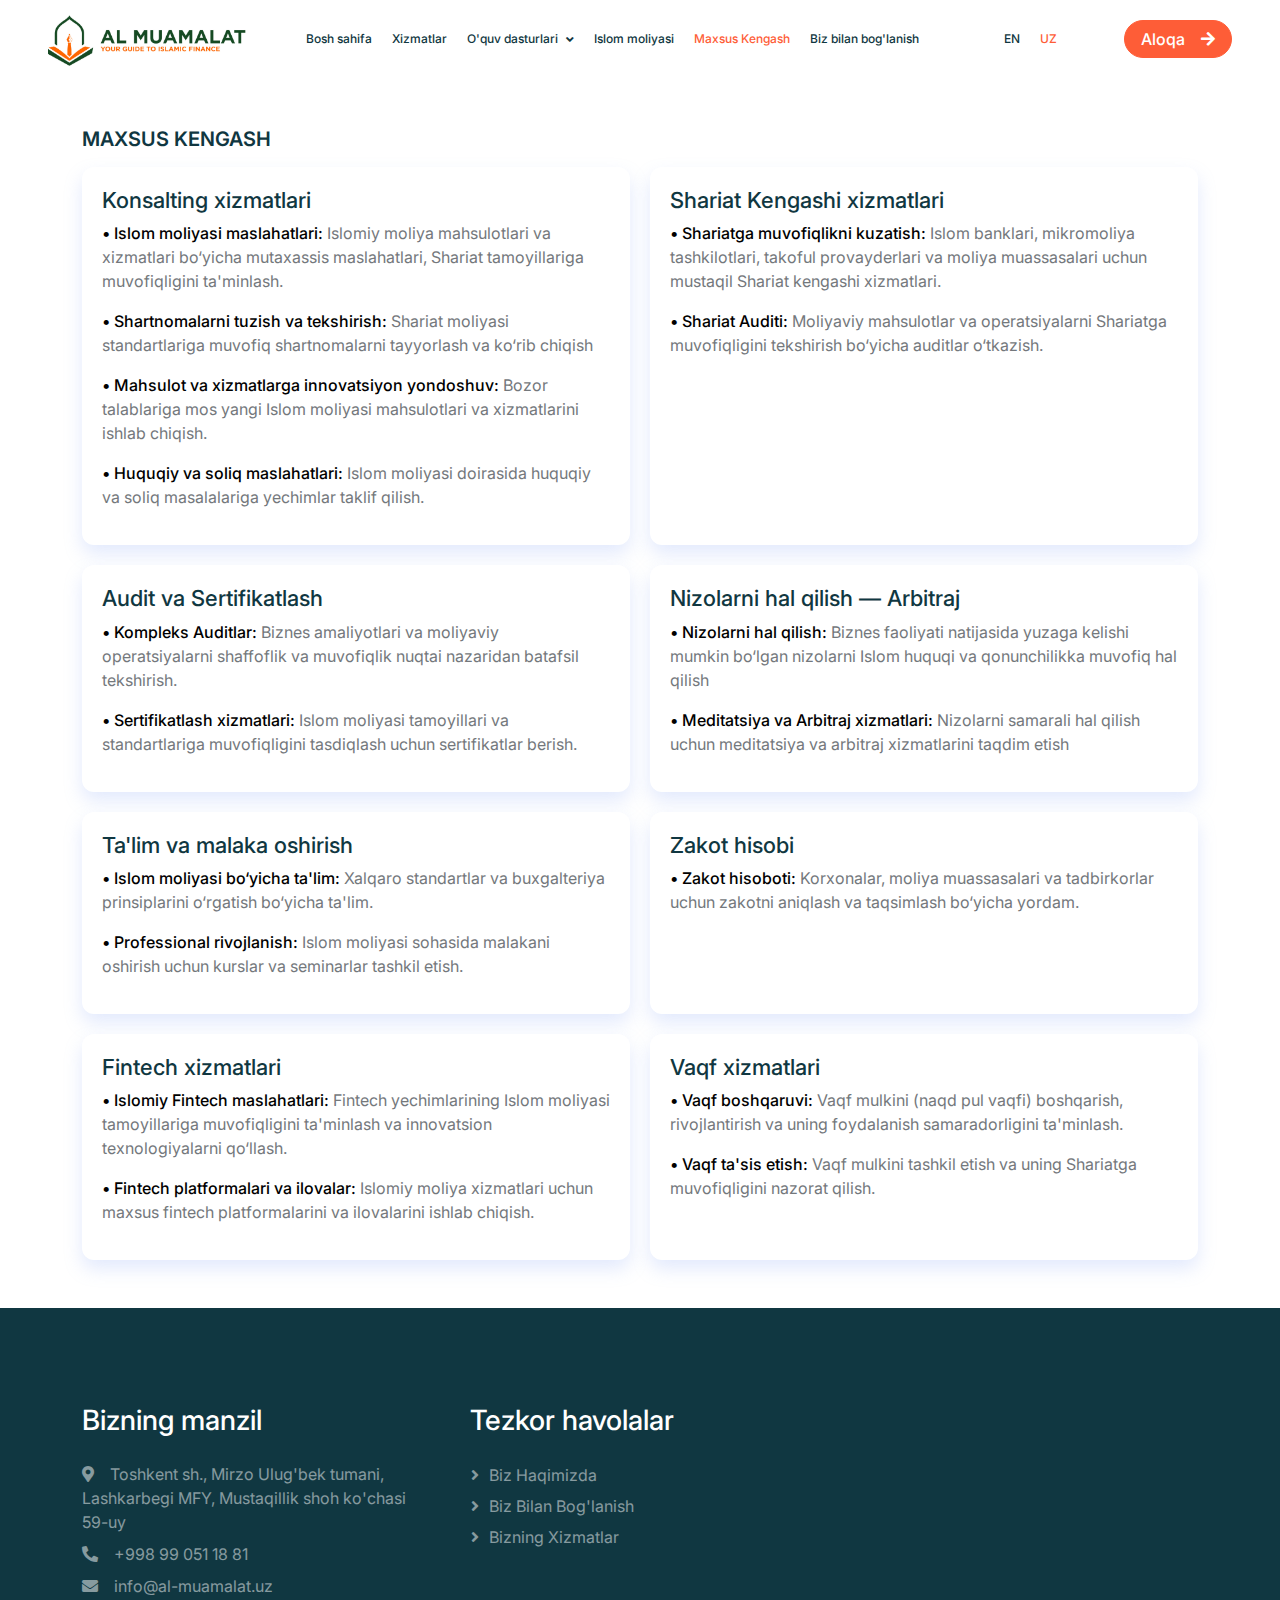
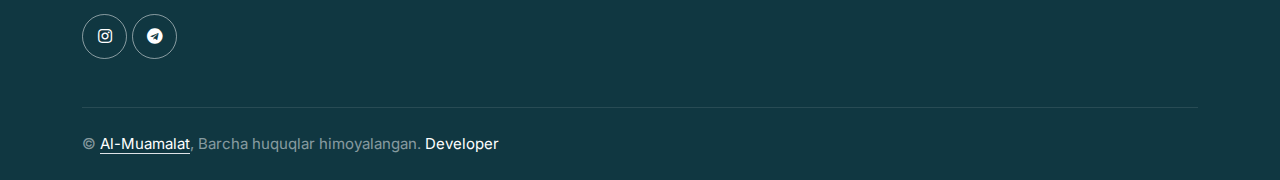
<file: council-uz.html>
<!DOCTYPE html>
<html lang="en">
  <head>
    <meta charset="utf-8" />
    <title>Al Muamalat</title>
    <meta content="width=device-width, initial-scale=1.0" name="viewport" />
    <meta content="" name="keywords" />
    <meta content="" name="description" />

    <!-- Favicon -->
    <link href="./logo.jpg" rel="icon" />

    <!-- Google Web Fonts -->
    <link rel="preconnect" href="https://fonts.googleapis.com" />
    <link rel="preconnect" href="https://fonts.gstatic.com" crossorigin />
    <link
      href="https://fonts.googleapis.com/css2?family=Heebo:wght@400;500;600&family=Inter:wght@600&family=Lobster+Two:wght@700&display=swap"
      rel="stylesheet" />

    <!-- Icon Font Stylesheet -->
    <link
      href="https://cdnjs.cloudflare.com/ajax/libs/font-awesome/5.10.0/css/all.min.css"
      rel="stylesheet" />
    <link
      href="https://cdn.jsdelivr.net/npm/bootstrap-icons@1.4.1/font/bootstrap-icons.css"
      rel="stylesheet" />

    <!-- Libraries Stylesheet -->
    <link href="lib/animate/animate.min.css" rel="stylesheet" />
    <link href="lib/owlcarousel/assets/owl.carousel.min.css" rel="stylesheet" />

    <!-- Customized Bootstrap Stylesheet -->
    <link href="css/bootstrap.min.css" rel="stylesheet" />

    <!-- Template Stylesheet -->
    <link href="css/style.css" rel="stylesheet" />
  </head>
  <body>
    <div class="container-xxl bg-white p-0">
      <!-- Spinner Start -->
      <!-- <div
        id="spinner"
        class="show bg-white position-fixed translate-middle w-100 vh-100 top-50 start-50 d-flex align-items-center justify-content-center">
        <div
          class="spinner-border text-primary"
          style="width: 3rem; height: 3rem"
          role="status">
          <span class="sr-only">Loading...</span>
        </div>
      </div> -->
      <!-- Spinner End -->

      <!-- Navbar Start -->
      <nav
        class="navbar navbar-expand-lg bg-white navbar-light sticky-top px-4 px-lg-5 py-lg-0">
        <a href="index.html" class="navbar-brand">
          <img src="./logo123.jpg" style="width: 200px" alt="" />
        </a>
        <button
          type="button"
          class="navbar-toggler"
          data-bs-toggle="collapse"
          data-bs-target="#navbarCollapse">
          <span class="navbar-toggler-icon"></span>
        </button>
        <div class="collapse navbar-collapse" id="navbarCollapse">
          <div class="navbar-nav mx-auto">
            <a href="index.html" class="nav-item nav-link">Bosh sahifa</a>
            <a href="index.html" class="nav-item nav-link">Xizmatlar</a>
            <li class="nav-item dropdown">
              <a
                class="nav-link dropdown-toggle"
                href="#"
                id="navbarDropdown"
                role="button"
                data-toggle="dropdown"
                aria-haspopup="true"
                aria-expanded="false">
                O'quv dasturlari
              </a>
              <div
                style="top: calc(100% - 25px)"
                class="dropdown-menu"
                aria-labelledby="navbarDropdown">
                <a
                  style="font-size: 12px"
                  class="dropdown-item"
                  href="course-one.html"
                  >Sertifikatlash dasturlari</a
                >
                <a
                  style="font-size: 12px"
                  class="dropdown-item"
                  href="course-two.html"
                  >Ixtisoslashgan kurslar</a
                >
                <a
                  style="font-size: 12px"
                  class="dropdown-item"
                  href="course-three.html"
                  >Xalqaro ta'lim dasturlari</a
                >
              </div>
            </li>
            <a href="materials.html" class="nav-item nav-link"
              >Islom moliyasi</a
            >
            <a href="./council-uz.html" class="nav-item nav-link active"
              >Maxsus Kengash</a
            >
            <a href="contacts.html" class="nav-item nav-link"
              >Biz bilan bog'lanish</a
            >
            <a
              style="margin-left: 65px"
              href="uz.html"
              class="nav-item nav-link nav-language"
              >EN</a
            >
            <a
              style="margin-right: 25px"
              href="index.html"
              class="nav-item nav-link active"
              >UZ</a
            >
          </div>
        </div>
        <a
          href="contacts.html"
          class="btn btn-primary rounded-pill px-3 d-none d-lg-block"
          >Aloqa<i class="fa fa-arrow-right ms-3"></i
        ></a>
      </nav>

      <div class="container">
        <h5 class="mb-3 mt-5">MAXSUS KENGASH</h5>
        <div class="council-list">
          <div class="council-item">
            <h3>Konsalting xizmatlari</h3>
            <p class="council-text">
              <b>• Islom moliyasi maslahatlari:</b> Islomiy moliya mahsulotlari
              va xizmatlari bo‘yicha mutaxassis maslahatlari, Shariat
              tamoyillariga muvofiqligini ta'minlash.
            </p>
            <p class="council-text">
              <b>• Shartnomalarni tuzish va tekshirish: </b> Shariat moliyasi
              standartlariga muvofiq shartnomalarni tayyorlash va ko‘rib chiqish
            </p>
            <p class="council-text">
              <b>• Mahsulot va xizmatlarga innovatsiyon yondoshuv:</b> Bozor
              talablariga mos yangi Islom moliyasi mahsulotlari va xizmatlarini
              ishlab chiqish.
            </p>
            <p class="council-text">
              <b>• Huquqiy va soliq maslahatlari:</b> Islom moliyasi doirasida
              huquqiy va soliq masalalariga yechimlar taklif qilish.
            </p>
          </div>
          <div class="council-item">
            <h3>Shariat Kengashi xizmatlari</h3>
            <p class="council-text">
              <b>• Shariatga muvofiqlikni kuzatish:</b> Islom banklari,
              mikromoliya tashkilotlari, takoful provayderlari va moliya
              muassasalari uchun mustaqil Shariat kengashi xizmatlari.
            </p>
            <p class="council-text">
              <b>• Shariat Auditi: </b> Moliyaviy mahsulotlar va operatsiyalarni
              Shariatga muvofiqligini tekshirish bo‘yicha auditlar o‘tkazish.
            </p>
          </div>
          <div class="council-item">
            <h3>Audit va Sertifikatlash</h3>
            <p class="council-text">
              <b>• Kompleks Auditlar:</b> Biznes amaliyotlari va moliyaviy
              operatsiyalarni shaffoflik va muvofiqlik nuqtai nazaridan batafsil
              tekshirish.
            </p>
            <p class="council-text">
              <b>• Sertifikatlash xizmatlari: </b> Islom moliyasi tamoyillari va
              standartlariga muvofiqligini tasdiqlash uchun sertifikatlar
              berish.
            </p>
          </div>
          <div class="council-item">
            <h3>Nizolarni hal qilish — Arbitraj</h3>
            <p class="council-text">
              <b>• Nizolarni hal qilish:</b> Biznes faoliyati natijasida yuzaga
              kelishi mumkin bo‘lgan nizolarni Islom huquqi va qonunchilikka
              muvofiq hal qilish
            </p>
            <p class="council-text">
              <b>• Meditatsiya va Arbitraj xizmatlari: </b> Nizolarni samarali
              hal qilish uchun meditatsiya va arbitraj xizmatlarini taqdim etish
            </p>
          </div>
          <div class="council-item">
            <h3>Ta'lim va malaka oshirish</h3>
            <p class="council-text">
              <b>• Islom moliyasi bo‘yicha ta'lim:</b> Xalqaro standartlar va
              buxgalteriya prinsiplarini o‘rgatish bo‘yicha ta'lim.
            </p>
            <p class="council-text">
              <b>• Professional rivojlanish: </b> Islom moliyasi sohasida
              malakani oshirish uchun kurslar va seminarlar tashkil etish.
            </p>
          </div>
          <div class="council-item">
            <h3>Zakot hisobi</h3>
            <p class="council-text">
              <b>• Zakot hisoboti:</b> Korxonalar, moliya muassasalari va
              tadbirkorlar uchun zakotni aniqlash va taqsimlash bo‘yicha yordam.
            </p>
          </div>
          <div class="council-item">
            <h3>Fintech xizmatlari</h3>
            <p class="council-text">
              <b>• Islomiy Fintech maslahatlari:</b> Fintech yechimlarining
              Islom moliyasi tamoyillariga muvofiqligini ta'minlash va
              innovatsion texnologiyalarni qo‘llash.
            </p>
            <p class="council-text">
              <b>• Fintech platformalari va ilovalar:</b> Islomiy moliya
              xizmatlari uchun maxsus fintech platformalarini va ilovalarini
              ishlab chiqish.
            </p>
          </div>
          <div class="council-item">
            <h3>Vaqf xizmatlari</h3>
            <p class="council-text">
              <b>• Vaqf boshqaruvi:</b> Vaqf mulkini (naqd pul vaqfi)
              boshqarish, rivojlantirish va uning foydalanish samaradorligini
              ta'minlash.
            </p>
            <p class="council-text">
              <b>• Vaqf ta'sis etish:</b> Vaqf mulkini tashkil etish va uning
              Shariatga muvofiqligini nazorat qilish.
            </p>
          </div>
        </div>
      </div>

      <div
        class="container-fluid bg-dark text-white-50 footer pt-5 mt-5 wow fadeIn"
        data-wow-delay="0.1s">
        <div class="container py-5">
          <div class="row g-5">
            <div class="col-lg-4 col-md-6">
              <h3 class="text-white mb-4">Bizning manzil</h3>
              <p class="mb-2">
                <i class="fa fa-map-marker-alt me-3"></i>Toshkent sh., Mirzo Ulug'bek tumani, Lashkarbegi MFY,
                Mustaqillik shoh ko'chasi 59-uy
              </p>
              <p class="mb-2">
                <i class="fa fa-phone-alt me-3"></i>+998 99 051 18 81
              </p>
              <p class="mb-2">
                <i class="fa fa-envelope me-3"></i>info@al-muamalat.uz
              </p>
              <div class="d-flex pt-2">
                <a
                  class="btn btn-outline-light btn-social"
                  target="_blank"
                  href="https://www.instagram.com/al_muamalat?igsh=MW0zZXVlaXo4YXFqYg=="
                  ><i class="fab fa-instagram"></i
                ></a>
                <a
                  class="btn btn-outline-light btn-social"
                  target="_blank"
                  href="https://t.me/almuamalatuz"
                  ><i class="fab fa-telegram"></i
                ></a>
              </div>
            </div>
            <div class="col-lg-4 col-md-6">
              <h3 class="text-white mb-4">Tezkor havolalar</h3>
              <a class="btn btn-link text-white-50" href="uz.html"
                >Biz haqimizda</a
              >
              <a class="btn btn-link text-white-50" href="contacts.html"
                >Biz bilan bog'lanish</a
              >
              <a class="btn btn-link text-white-50" href="uz.html"
                >Bizning xizmatlar</a
              >
            </div>
          </div>
        </div>
        <div class="container">
          <div class="copyright">
            <div class="row">
              <div class="col-md-6 text-center text-md-start mb-3 mb-md-0">
                &copy;
                <a class="border-bottom" href="https://t.me/Xojimuhammedov"
                  >Al-Muamalat</a
                >, Barcha huquqlar himoyalangan.
                <a href="https://t.me/Xojimuhammedov">Developer</a>
              </div>
            </div>
          </div>
        </div>
      </div>
    </div>
  </body>
</html>
</file>
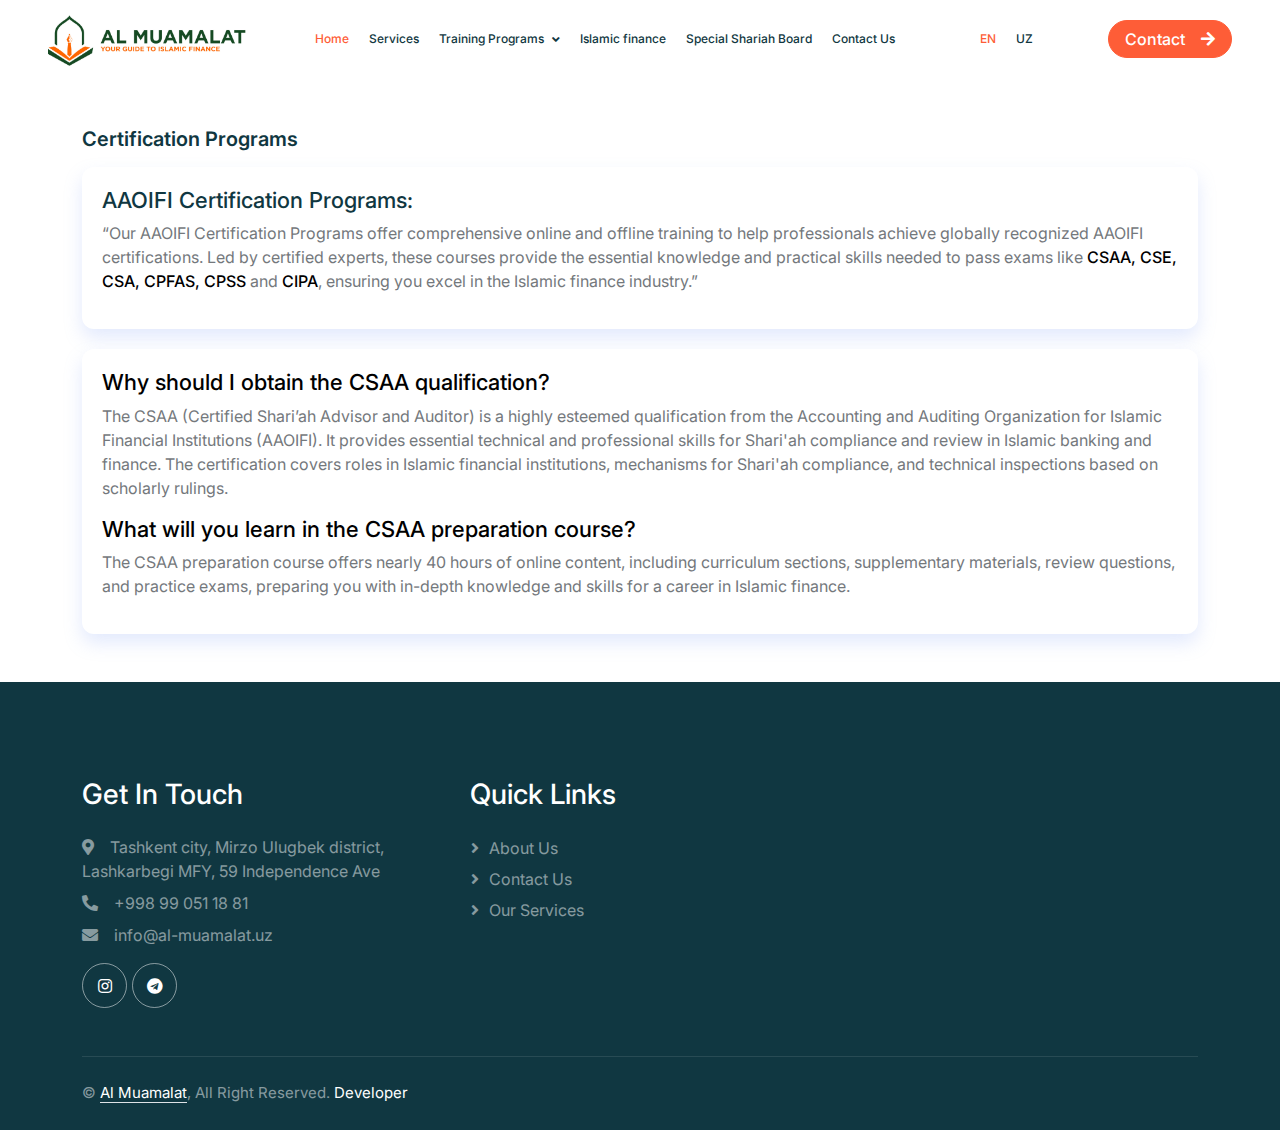
<file: course-one-en.html>
<!DOCTYPE html>
<html lang="en">
  <head>
    <meta charset="utf-8" />
    <title>Al Muamalat</title>
    <meta content="width=device-width, initial-scale=1.0" name="viewport" />
    <meta content="" name="keywords" />
    <meta content="" name="description" />

    <!-- Favicon -->
    <link href="./logo.jpg" rel="icon" />

    <!-- Google Web Fonts -->
    <link rel="preconnect" href="https://fonts.googleapis.com" />
    <link rel="preconnect" href="https://fonts.gstatic.com" crossorigin />
    <link
      href="https://fonts.googleapis.com/css2?family=Heebo:wght@400;500;600&family=Inter:wght@600&family=Lobster+Two:wght@700&display=swap"
      rel="stylesheet" />

    <!-- Icon Font Stylesheet -->
    <link
      href="https://cdnjs.cloudflare.com/ajax/libs/font-awesome/5.10.0/css/all.min.css"
      rel="stylesheet" />
    <link
      href="https://cdn.jsdelivr.net/npm/bootstrap-icons@1.4.1/font/bootstrap-icons.css"
      rel="stylesheet" />

    <!-- Libraries Stylesheet -->
    <link href="lib/animate/animate.min.css" rel="stylesheet" />
    <link href="lib/owlcarousel/assets/owl.carousel.min.css" rel="stylesheet" />

    <!-- Customized Bootstrap Stylesheet -->
    <link href="css/bootstrap.min.css" rel="stylesheet" />

    <!-- Template Stylesheet -->
    <link href="css/style.css" rel="stylesheet" />
  </head>
  <body>
    <div class="container-xxl bg-white p-0">
      <!-- Spinner Start -->
      <!-- <div
        id="spinner"
        class="show bg-white position-fixed translate-middle w-100 vh-100 top-50 start-50 d-flex align-items-center justify-content-center">
        <div
          class="spinner-border text-primary"
          style="width: 3rem; height: 3rem"
          role="status">
          <span class="sr-only">Loading...</span>
        </div>
      </div> -->
      <!-- Spinner End -->

      <!-- Navbar Start -->
      <nav
        class="navbar navbar-expand-lg bg-white navbar-light sticky-top px-4 px-lg-5 py-lg-0">
        <a href="index.html" class="navbar-brand">
          <img src="./logo123.jpg" style="width: 200px" alt="" />
        </a>
        <button
          type="button"
          class="navbar-toggler"
          data-bs-toggle="collapse"
          data-bs-target="#navbarCollapse">
          <span class="navbar-toggler-icon"></span>
        </button>
        <div class="collapse navbar-collapse" id="navbarCollapse">
          <div class="navbar-nav mx-auto">
            <a href="index.html" class="nav-item nav-link active">Home</a>
            <a href="#service" class="nav-item nav-link">Services</a>
            <li class="nav-item dropdown">
              <a
                class="nav-link dropdown-toggle"
                href="#"
                id="navbarDropdown"
                role="button"
                data-toggle="dropdown"
                aria-haspopup="true"
                aria-expanded="false">
                Training Programs
              </a>
              <div
                style="top: calc(100% - 25px)"
                class="dropdown-menu"
                aria-labelledby="navbarDropdown">
                <a
                  style="font-size: 12px"
                  class="dropdown-item"
                  href="course-one-en.html"
                  >Certification Programs</a
                >
                <a
                  style="font-size: 12px"
                  class="dropdown-item"
                  href="course-two-en.html"
                  >Specialized Courses</a
                >
                <a
                  style="font-size: 12px"
                  class="dropdown-item"
                  href="course-three-en.html"
                  >International Training Programs</a
                >
              </div>
            </li>
            <a href="material.html" class="nav-item nav-link"
              >Islamic finance</a
            >
            <a href="council-en.html" class="nav-item nav-link"
              >Special Shariah Board</a
            >
            <a href="contact.html" class="nav-item nav-link">Contact Us</a>

            <a
              style="margin-left: 65px"
              href="uz.html"
              class="nav-item nav-link active nav-language"
              >EN</a
            >
            <a
              style="margin-right: 25px"
              href="index.html"
              class="nav-item nav-link"
              >UZ</a
            >
          </div>
        </div>

        <a
          href="contact.html"
          class="btn btn-primary rounded-pill px-3 d-none d-lg-block"
          >Contact<i class="fa fa-arrow-right ms-3"></i
        ></a>
      </nav>

      <div class="container">
        <h5 class="mb-3 mt-5">Certification Programs</h5>
        <div class="council-list course-list-container">
          <div class="council-item">
            <h3>AAOIFI Certification Programs:</h3>
            <p class="council-text">
              “Our AAOIFI Certification Programs offer comprehensive online and
              offline training to help professionals achieve globally recognized
              AAOIFI certifications. Led by certified experts, these courses
              provide the essential knowledge and practical skills needed to
              pass exams like <b>CSAA, CSE, CSA, CPFAS, CPSS</b> and
              <b>CIPA</b>, ensuring you excel in the Islamic finance industry.”
            </p>
          </div>

          <div class="council-item">
            <h3>
              <b>Why should I obtain the CSAA qualification?</b>
            </h3>
            <p class="council-text">
              The CSAA (Certified Shari’ah Advisor and Auditor) is a highly
              esteemed qualification from the Accounting and Auditing
              Organization for Islamic Financial Institutions (AAOIFI). It
              provides essential technical and professional skills for Shari'ah
              compliance and review in Islamic banking and finance. The
              certification covers roles in Islamic financial institutions,
              mechanisms for Shari'ah compliance, and technical inspections
              based on scholarly rulings.
            </p>
            <h3>
              <b>What will you learn in the CSAA preparation course?</b>
            </h3>
            <p class="council-text">
              The CSAA preparation course offers nearly 40 hours of online
              content, including curriculum sections, supplementary materials,
              review questions, and practice exams, preparing you with in-depth
              knowledge and skills for a career in Islamic finance.
            </p>
          </div>
        </div>
      </div>

      <div
        class="container-fluid bg-dark text-white-50 footer pt-5 mt-5 wow fadeIn"
        data-wow-delay="0.1s">
        <div class="container py-5">
          <div class="row g-5">
            <div class="col-lg-4 col-md-6">
              <h3 class="text-white mb-4">Get In Touch</h3>
              <p class="mb-2">
                <i class="fa fa-map-marker-alt me-3"></i>Tashkent city, Mirzo
                Ulugbek district, Lashkarbegi MFY, 59 Independence Ave
              </p>
              <p class="mb-2">
                <i class="fa fa-phone-alt me-3"></i>+998 99 051 18 81
              </p>
              <p class="mb-2">
                <i class="fa fa-envelope me-3"></i>info@al-muamalat.uz
              </p>
              <div class="d-flex pt-2">
                <a
                  class="btn btn-outline-light btn-social"
                  target="_blank"
                  href="https://www.instagram.com/al_muamalat?igsh=MW0zZXVlaXo4YXFqYg=="
                  ><i class="fab fa-instagram"></i
                ></a>
                <a
                  class="btn btn-outline-light btn-social"
                  target="_blank"
                  href="https://t.me/almuamalatuz"
                  ><i class="fab fa-telegram"></i
                ></a>
              </div>
            </div>
            <div class="col-lg-4 col-md-6">
              <h3 class="text-white mb-4">Quick Links</h3>
              <a class="btn btn-link text-white-50" href="index.html"
                >About Us</a
              >
              <a class="btn btn-link text-white-50" href="contact.html"
                >Contact Us</a
              >
              <a class="btn btn-link text-white-50" href="index.html"
                >Our Services</a
              >
            </div>
          </div>
        </div>
        <div class="container">
          <div class="copyright">
            <div class="row">
              <div class="col-md-6 text-center text-md-start mb-3 mb-md-0">
                &copy;
                <a class="border-bottom" href="https://t.me/Xojimuhammedov"
                  >Al Muamalat</a
                >, All Right Reserved.
                <a href="https://t.me/Xojimuhammedov">Developer</a>
              </div>
            </div>
          </div>
        </div>
      </div>
    </div>
  </body>
</html>
</file>
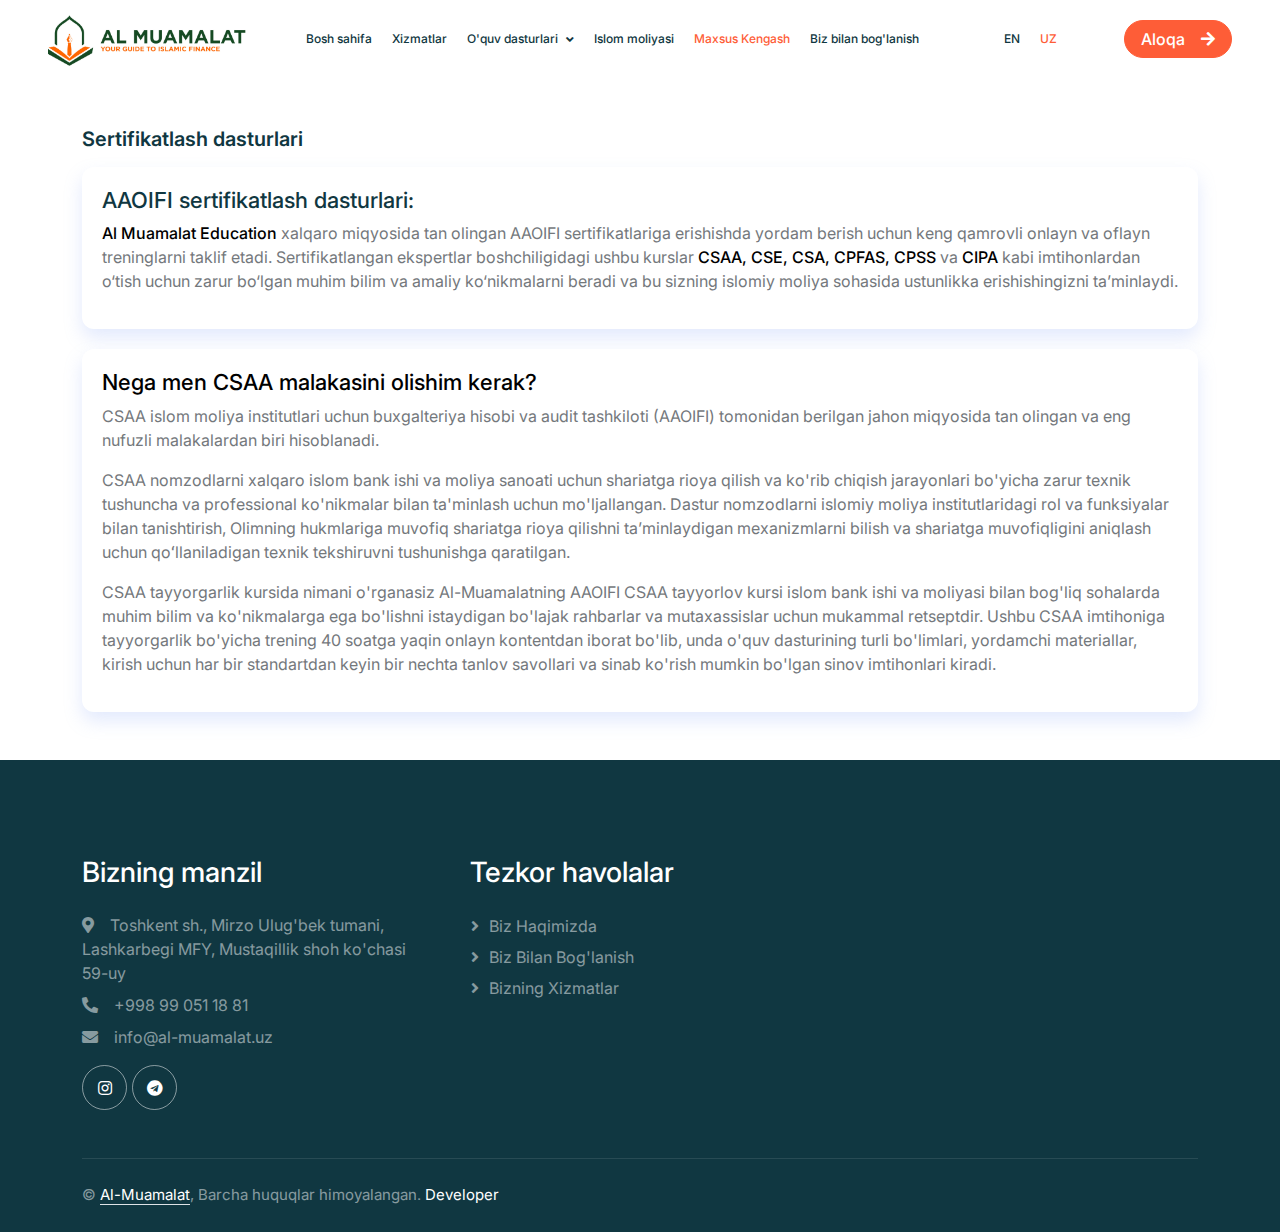
<file: course-one.html>
<!DOCTYPE html>
<html lang="en">
  <head>
    <meta charset="utf-8" />
    <title>Al Muamalat</title>
    <meta content="width=device-width, initial-scale=1.0" name="viewport" />
    <meta content="" name="keywords" />
    <meta content="" name="description" />

    <!-- Favicon -->
    <link href="./logo.jpg" rel="icon" />

    <!-- Google Web Fonts -->
    <link rel="preconnect" href="https://fonts.googleapis.com" />
    <link rel="preconnect" href="https://fonts.gstatic.com" crossorigin />
    <link
      href="https://fonts.googleapis.com/css2?family=Heebo:wght@400;500;600&family=Inter:wght@600&family=Lobster+Two:wght@700&display=swap"
      rel="stylesheet" />

    <!-- Icon Font Stylesheet -->
    <link
      href="https://cdnjs.cloudflare.com/ajax/libs/font-awesome/5.10.0/css/all.min.css"
      rel="stylesheet" />
    <link
      href="https://cdn.jsdelivr.net/npm/bootstrap-icons@1.4.1/font/bootstrap-icons.css"
      rel="stylesheet" />

    <!-- Libraries Stylesheet -->
    <link href="lib/animate/animate.min.css" rel="stylesheet" />
    <link href="lib/owlcarousel/assets/owl.carousel.min.css" rel="stylesheet" />

    <!-- Customized Bootstrap Stylesheet -->
    <link href="css/bootstrap.min.css" rel="stylesheet" />

    <!-- Template Stylesheet -->
    <link href="css/style.css" rel="stylesheet" />
  </head>
  <body>
    <div class="container-xxl bg-white p-0">
      <!-- Spinner Start -->
      <!-- <div
        id="spinner"
        class="show bg-white position-fixed translate-middle w-100 vh-100 top-50 start-50 d-flex align-items-center justify-content-center">
        <div
          class="spinner-border text-primary"
          style="width: 3rem; height: 3rem"
          role="status">
          <span class="sr-only">Loading...</span>
        </div>
      </div> -->
      <!-- Spinner End -->

      <!-- Navbar Start -->
      <nav
        class="navbar navbar-expand-lg bg-white navbar-light sticky-top px-4 px-lg-5 py-lg-0">
        <a href="index.html" class="navbar-brand">
          <img src="./logo123.jpg" style="width: 200px" alt="" />
        </a>
        <button
          type="button"
          class="navbar-toggler"
          data-bs-toggle="collapse"
          data-bs-target="#navbarCollapse">
          <span class="navbar-toggler-icon"></span>
        </button>
        <div class="collapse navbar-collapse" id="navbarCollapse">
          <div class="navbar-nav mx-auto">
            <a href="index.html" class="nav-item nav-link">Bosh sahifa</a>
            <a href="index.html" class="nav-item nav-link">Xizmatlar</a>
            <li class="nav-item dropdown">
              <a
                class="nav-link dropdown-toggle"
                href="#"
                id="navbarDropdown"
                role="button"
                data-toggle="dropdown"
                aria-haspopup="true"
                aria-expanded="false">
                O'quv dasturlari
              </a>
              <div
                style="top: calc(100% - 25px)"
                class="dropdown-menu"
                aria-labelledby="navbarDropdown">
                <a
                  style="font-size: 12px"
                  class="dropdown-item"
                  href="course-one.html"
                  >Sertifikatlash dasturlari</a
                >
                <a
                  style="font-size: 12px"
                  class="dropdown-item"
                  href="course-two.html"
                  >Ixtisoslashgan kurslar</a
                >
                <a
                  style="font-size: 12px"
                  class="dropdown-item"
                  href="course-three.html"
                  >Xalqaro ta'lim dasturlari</a
                >
              </div>
            </li>
            <a href="materials.html" class="nav-item nav-link"
              >Islom moliyasi</a
            >
            <a href="./council-uz.html" class="nav-item nav-link active"
              >Maxsus Kengash</a
            >
            <a href="contacts.html" class="nav-item nav-link"
              >Biz bilan bog'lanish</a
            >
            <a
              style="margin-left: 65px"
              href="uz.html"
              class="nav-item nav-link nav-language"
              >EN</a
            >
            <a
              style="margin-right: 25px"
              href="index.html"
              class="nav-item nav-link active"
              >UZ</a
            >
          </div>
        </div>
        <a
          href="contacts.html"
          class="btn btn-primary rounded-pill px-3 d-none d-lg-block"
          >Aloqa<i class="fa fa-arrow-right ms-3"></i
        ></a>
      </nav>

      <div class="container">
        <h5 class="mb-3 mt-5">Sertifikatlash dasturlari</h5>
        <div class="council-list course-list-container">
          <div class="council-item">
            <h3>AAOIFI sertifikatlash dasturlari:</h3>
            <p class="council-text">
              <b>Al Muamalat Education</b> xalqaro miqyosida tan olingan AAOIFI
              sertifikatlariga erishishda yordam berish uchun keng qamrovli
              onlayn va oflayn treninglarni taklif etadi. Sertifikatlangan
              ekspertlar boshchiligidagi ushbu kurslar
              <b>CSAA, CSE, CSA, CPFAS, CPSS</b> va <b>CIPA</b> kabi
              imtihonlardan o‘tish uchun zarur bo‘lgan muhim bilim va amaliy
              ko‘nikmalarni beradi va bu sizning islomiy moliya sohasida
              ustunlikka erishishingizni ta’minlaydi.
            </p>
          </div>

          <div class="council-item">
            <h3>
              <b>Nega men CSAA malakasini olishim kerak?</b>
            </h3>
            <p class="council-text">
              CSAA islom moliya institutlari uchun buxgalteriya hisobi va audit
              tashkiloti (AAOIFI) tomonidan berilgan jahon miqyosida tan olingan
              va eng nufuzli malakalardan biri hisoblanadi.
            </p>
            <p class="council-text">
              CSAA nomzodlarni xalqaro islom bank ishi va moliya sanoati uchun
              shariatga rioya qilish va ko'rib chiqish jarayonlari bo'yicha
              zarur texnik tushuncha va professional ko'nikmalar bilan
              ta'minlash uchun mo'ljallangan. Dastur nomzodlarni islomiy moliya
              institutlaridagi rol va funksiyalar bilan tanishtirish, Olimning
              hukmlariga muvofiq shariatga rioya qilishni taʼminlaydigan
              mexanizmlarni bilish va shariatga muvofiqligini aniqlash uchun
              qoʻllaniladigan texnik tekshiruvni tushunishga qaratilgan.
            </p>
            <p class="council-text">
              CSAA tayyorgarlik kursida nimani o'rganasiz Al-Muamalatning AAOIFI
              CSAA tayyorlov kursi islom bank ishi va moliyasi bilan bog'liq
              sohalarda muhim bilim va ko'nikmalarga ega bo'lishni istaydigan
              bo'lajak rahbarlar va mutaxassislar uchun mukammal retseptdir.
              Ushbu CSAA imtihoniga tayyorgarlik bo'yicha trening 40 soatga
              yaqin onlayn kontentdan iborat bo'lib, unda o'quv dasturining
              turli bo'limlari, yordamchi materiallar, kirish uchun har bir
              standartdan keyin bir nechta tanlov savollari va sinab ko'rish
              mumkin bo'lgan sinov imtihonlari kiradi.
            </p>
          </div>
        </div>
      </div>

      <div
        class="container-fluid bg-dark text-white-50 footer pt-5 mt-5 wow fadeIn"
        data-wow-delay="0.1s">
        <div class="container py-5">
          <div class="row g-5">
            <div class="col-lg-4 col-md-6">
              <h3 class="text-white mb-4">Bizning manzil</h3>
              <p class="mb-2">
                <i class="fa fa-map-marker-alt me-3"></i>Toshkent sh., Mirzo
                Ulug'bek tumani, Lashkarbegi MFY, Mustaqillik shoh ko'chasi
                59-uy
              </p>
              <p class="mb-2">
                <i class="fa fa-phone-alt me-3"></i>+998 99 051 18 81
              </p>
              <p class="mb-2">
                <i class="fa fa-envelope me-3"></i>info@al-muamalat.uz
              </p>
              <div class="d-flex pt-2">
                <a
                  class="btn btn-outline-light btn-social"
                  target="_blank"
                  href="https://www.instagram.com/al_muamalat?igsh=MW0zZXVlaXo4YXFqYg=="
                  ><i class="fab fa-instagram"></i
                ></a>
                <a
                  class="btn btn-outline-light btn-social"
                  target="_blank"
                  href="https://t.me/almuamalatuz"
                  ><i class="fab fa-telegram"></i
                ></a>
              </div>
            </div>
            <div class="col-lg-4 col-md-6">
              <h3 class="text-white mb-4">Tezkor havolalar</h3>
              <a class="btn btn-link text-white-50" href="uz.html"
                >Biz haqimizda</a
              >
              <a class="btn btn-link text-white-50" href="contacts.html"
                >Biz bilan bog'lanish</a
              >
              <a class="btn btn-link text-white-50" href="uz.html"
                >Bizning xizmatlar</a
              >
            </div>
          </div>
        </div>
        <div class="container">
          <div class="copyright">
            <div class="row">
              <div class="col-md-6 text-center text-md-start mb-3 mb-md-0">
                &copy;
                <a class="border-bottom" href="https://t.me/Xojimuhammedov"
                  >Al-Muamalat</a
                >, Barcha huquqlar himoyalangan.
                <a href="https://t.me/Xojimuhammedov">Developer</a>
              </div>
            </div>
          </div>
        </div>
      </div>
    </div>
  </body>
</html>
</file>
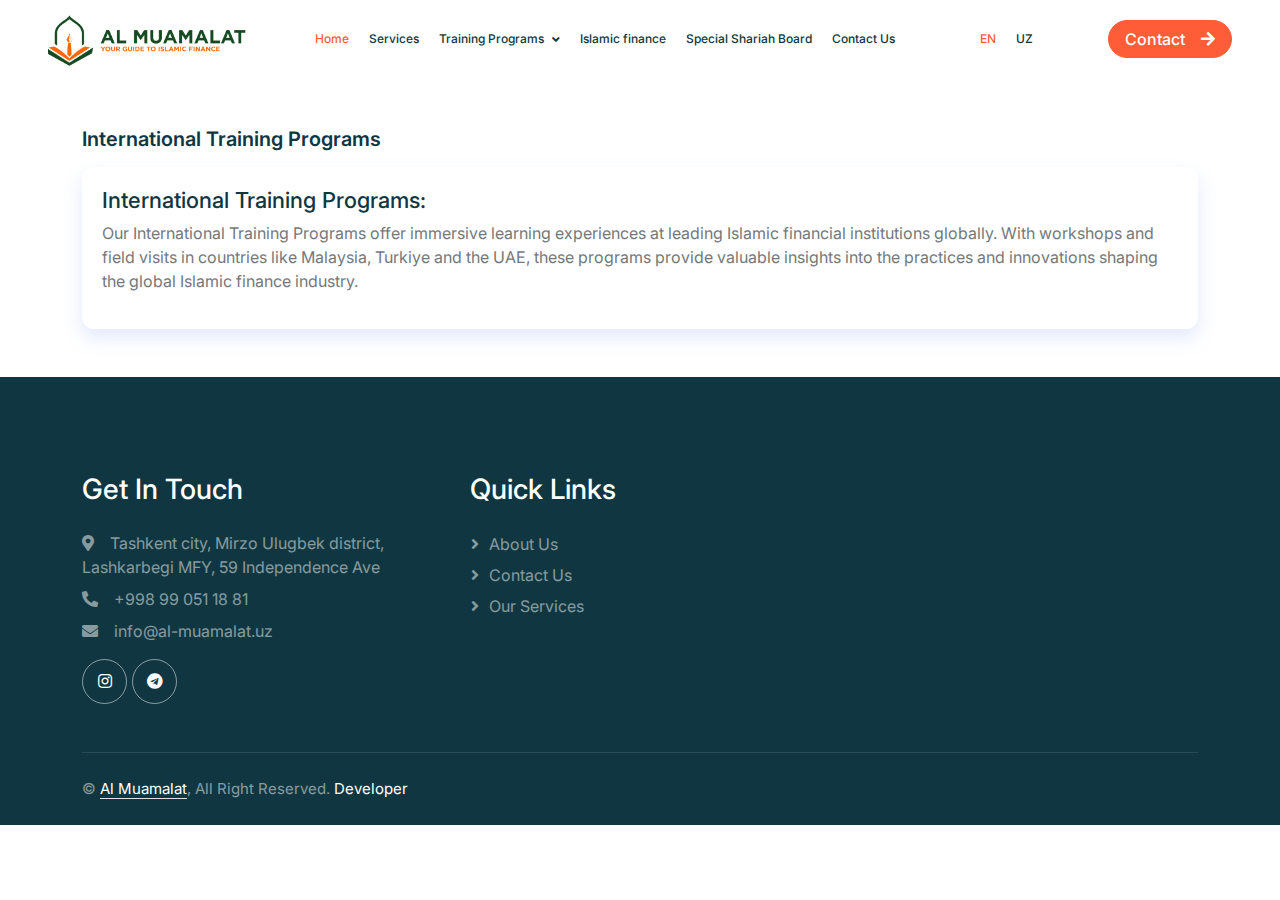
<file: course-three-en.html>
<!DOCTYPE html>
<html lang="en">
  <head>
    <meta charset="utf-8" />
    <title>Al Muamalat</title>
    <meta content="width=device-width, initial-scale=1.0" name="viewport" />
    <meta content="" name="keywords" />
    <meta content="" name="description" />

    <!-- Favicon -->
    <link href="./logo.jpg" rel="icon" />

    <!-- Google Web Fonts -->
    <link rel="preconnect" href="https://fonts.googleapis.com" />
    <link rel="preconnect" href="https://fonts.gstatic.com" crossorigin />
    <link
      href="https://fonts.googleapis.com/css2?family=Heebo:wght@400;500;600&family=Inter:wght@600&family=Lobster+Two:wght@700&display=swap"
      rel="stylesheet" />

    <!-- Icon Font Stylesheet -->
    <link
      href="https://cdnjs.cloudflare.com/ajax/libs/font-awesome/5.10.0/css/all.min.css"
      rel="stylesheet" />
    <link
      href="https://cdn.jsdelivr.net/npm/bootstrap-icons@1.4.1/font/bootstrap-icons.css"
      rel="stylesheet" />

    <!-- Libraries Stylesheet -->
    <link href="lib/animate/animate.min.css" rel="stylesheet" />
    <link href="lib/owlcarousel/assets/owl.carousel.min.css" rel="stylesheet" />

    <!-- Customized Bootstrap Stylesheet -->
    <link href="css/bootstrap.min.css" rel="stylesheet" />

    <!-- Template Stylesheet -->
    <link href="css/style.css" rel="stylesheet" />
  </head>
  <body>
    <div class="container-xxl bg-white p-0">
      <!-- Spinner Start -->
      <!-- <div
        id="spinner"
        class="show bg-white position-fixed translate-middle w-100 vh-100 top-50 start-50 d-flex align-items-center justify-content-center">
        <div
          class="spinner-border text-primary"
          style="width: 3rem; height: 3rem"
          role="status">
          <span class="sr-only">Loading...</span>
        </div>
      </div> -->
      <!-- Spinner End -->

      <!-- Navbar Start -->
      <nav
        class="navbar navbar-expand-lg bg-white navbar-light sticky-top px-4 px-lg-5 py-lg-0">
        <a href="index.html" class="navbar-brand">
          <img src="./logo123.jpg" style="width: 200px" alt="" />
        </a>
        <button
          type="button"
          class="navbar-toggler"
          data-bs-toggle="collapse"
          data-bs-target="#navbarCollapse">
          <span class="navbar-toggler-icon"></span>
        </button>
        <div class="collapse navbar-collapse" id="navbarCollapse">
          <div class="navbar-nav mx-auto">
            <a href="index.html" class="nav-item nav-link active">Home</a>
            <a href="#service" class="nav-item nav-link">Services</a>
            <li class="nav-item dropdown">
              <a
                class="nav-link dropdown-toggle"
                href="#"
                id="navbarDropdown"
                role="button"
                data-toggle="dropdown"
                aria-haspopup="true"
                aria-expanded="false">
                Training Programs
              </a>
              <div
                style="top: calc(100% - 25px)"
                class="dropdown-menu"
                aria-labelledby="navbarDropdown">
                <a
                  style="font-size: 12px"
                  class="dropdown-item"
                  href="course-one-en.html"
                  >Certification Programs</a
                >
                <a
                  style="font-size: 12px"
                  class="dropdown-item"
                  href="course-two-en.html"
                  >Specialized Courses</a
                >
                <a
                  style="font-size: 12px"
                  class="dropdown-item"
                  href="course-three-en.html"
                  >International Training Programs</a
                >
              </div>
            </li>
            <a href="material.html" class="nav-item nav-link"
              >Islamic finance</a
            >
            <a href="council-en.html" class="nav-item nav-link"
              >Special Shariah Board</a
            >
            <a href="contact.html" class="nav-item nav-link">Contact Us</a>

            <a
              style="margin-left: 65px"
              href="uz.html"
              class="nav-item nav-link active nav-language"
              >EN</a
            >
            <a
              style="margin-right: 25px"
              href="index.html"
              class="nav-item nav-link"
              >UZ</a
            >
          </div>
        </div>

        <a
          href="contact.html"
          class="btn btn-primary rounded-pill px-3 d-none d-lg-block"
          >Contact<i class="fa fa-arrow-right ms-3"></i
        ></a>
      </nav>

      <div class="container">
        <h5 class="mb-3 mt-5">International Training Programs</h5>
        <div class="council-list course-list-container">
          <div class="council-item">
            <h3>International Training Programs:</h3>
            <p class="council-text">
              Our International Training Programs offer immersive learning
              experiences at leading Islamic financial institutions globally.
              With workshops and field visits in countries like Malaysia,
              Turkiye and the UAE, these programs provide valuable insights into
              the practices and innovations shaping the global Islamic finance
              industry.
            </p>
          </div>
        </div>
      </div>

      <div
        class="container-fluid bg-dark text-white-50 footer pt-5 mt-5 wow fadeIn"
        data-wow-delay="0.1s">
        <div class="container py-5">
          <div class="row g-5">
            <div class="col-lg-4 col-md-6">
              <h3 class="text-white mb-4">Get In Touch</h3>
              <p class="mb-2">
                <i class="fa fa-map-marker-alt me-3"></i>Tashkent city, Mirzo Ulugbek district, Lashkarbegi MFY,
                59 Independence Ave
              </p>
              <p class="mb-2">
                <i class="fa fa-phone-alt me-3"></i>+998 99 051 18 81
              </p>
              <p class="mb-2">
                <i class="fa fa-envelope me-3"></i>info@al-muamalat.uz
              </p>
              <div class="d-flex pt-2">
                <a
                  class="btn btn-outline-light btn-social"
                  target="_blank"
                  href="https://www.instagram.com/al_muamalat?igsh=MW0zZXVlaXo4YXFqYg=="
                  ><i class="fab fa-instagram"></i
                ></a>
                <a
                  class="btn btn-outline-light btn-social"
                  target="_blank"
                  href="https://t.me/almuamalatuz"
                  ><i class="fab fa-telegram"></i
                ></a>
              </div>
            </div>
            <div class="col-lg-4 col-md-6">
              <h3 class="text-white mb-4">Quick Links</h3>
              <a class="btn btn-link text-white-50" href="index.html"
                >About Us</a
              >
              <a class="btn btn-link text-white-50" href="contact.html"
                >Contact Us</a
              >
              <a class="btn btn-link text-white-50" href="index.html"
                >Our Services</a
              >
            </div>
          </div>
        </div>
        <div class="container">
          <div class="copyright">
            <div class="row">
              <div class="col-md-6 text-center text-md-start mb-3 mb-md-0">
                &copy;
                <a class="border-bottom" href="https://t.me/Xojimuhammedov"
                  >Al Muamalat</a
                >, All Right Reserved.
                <a href="https://t.me/Xojimuhammedov">Developer</a>
              </div>
            </div>
          </div>
        </div>
      </div>
    </div>
  </body>
</html>
</file>
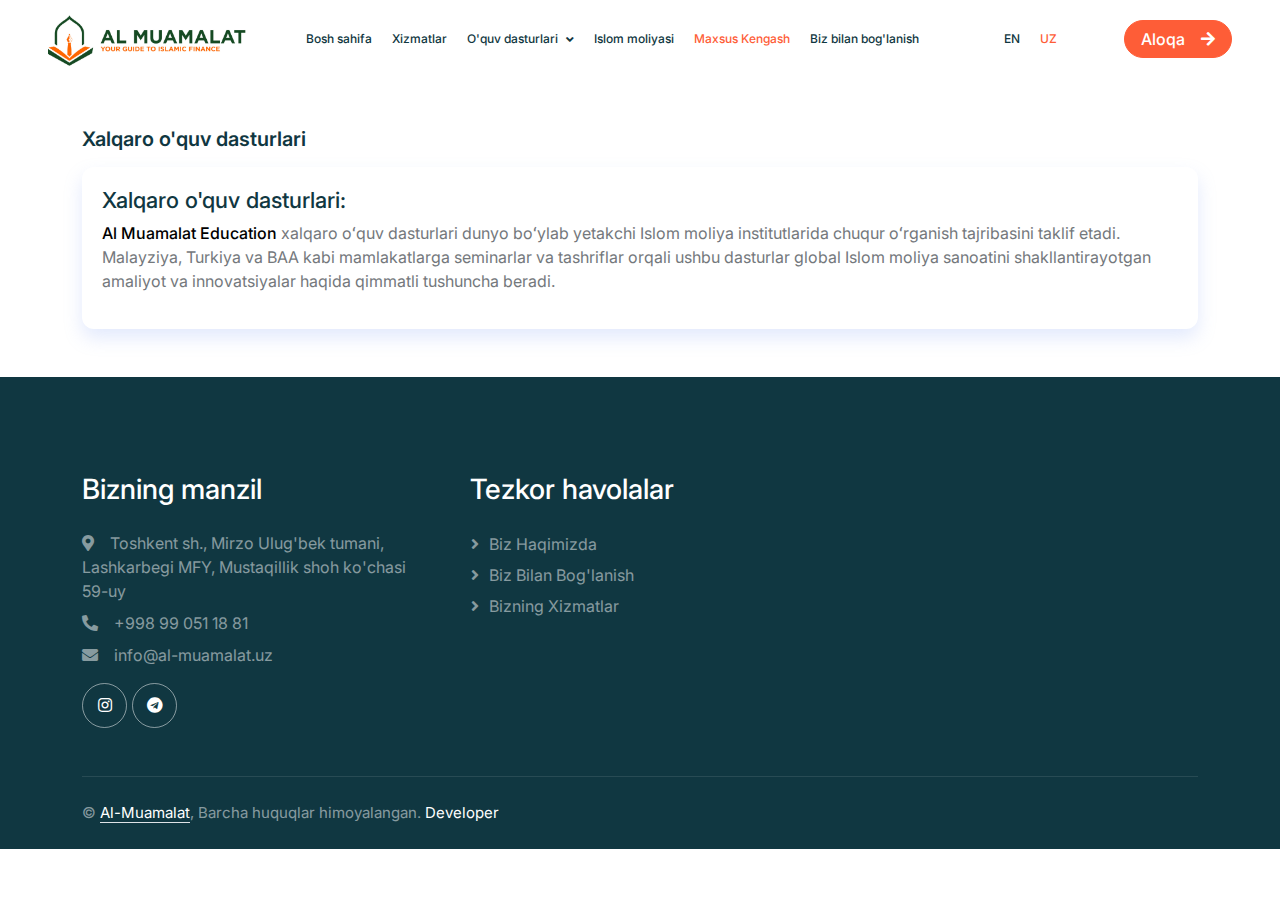
<file: course-three.html>
<!DOCTYPE html>
<html lang="en">
  <head>
    <meta charset="utf-8" />
    <title>Al Muamalat</title>
    <meta content="width=device-width, initial-scale=1.0" name="viewport" />
    <meta content="" name="keywords" />
    <meta content="" name="description" />

    <!-- Favicon -->
    <link href="./logo.jpg" rel="icon" />

    <!-- Google Web Fonts -->
    <link rel="preconnect" href="https://fonts.googleapis.com" />
    <link rel="preconnect" href="https://fonts.gstatic.com" crossorigin />
    <link
      href="https://fonts.googleapis.com/css2?family=Heebo:wght@400;500;600&family=Inter:wght@600&family=Lobster+Two:wght@700&display=swap"
      rel="stylesheet" />

    <!-- Icon Font Stylesheet -->
    <link
      href="https://cdnjs.cloudflare.com/ajax/libs/font-awesome/5.10.0/css/all.min.css"
      rel="stylesheet" />
    <link
      href="https://cdn.jsdelivr.net/npm/bootstrap-icons@1.4.1/font/bootstrap-icons.css"
      rel="stylesheet" />

    <!-- Libraries Stylesheet -->
    <link href="lib/animate/animate.min.css" rel="stylesheet" />
    <link href="lib/owlcarousel/assets/owl.carousel.min.css" rel="stylesheet" />

    <!-- Customized Bootstrap Stylesheet -->
    <link href="css/bootstrap.min.css" rel="stylesheet" />

    <!-- Template Stylesheet -->
    <link href="css/style.css" rel="stylesheet" />
  </head>
  <body>
    <div class="container-xxl bg-white p-0">
      <!-- Spinner Start -->
      <!-- <div
        id="spinner"
        class="show bg-white position-fixed translate-middle w-100 vh-100 top-50 start-50 d-flex align-items-center justify-content-center">
        <div
          class="spinner-border text-primary"
          style="width: 3rem; height: 3rem"
          role="status">
          <span class="sr-only">Loading...</span>
        </div>
      </div> -->
      <!-- Spinner End -->

      <!-- Navbar Start -->
      <nav
        class="navbar navbar-expand-lg bg-white navbar-light sticky-top px-4 px-lg-5 py-lg-0">
        <a href="index.html" class="navbar-brand">
          <img src="./logo123.jpg" style="width: 200px" alt="" />
        </a>
        <button
          type="button"
          class="navbar-toggler"
          data-bs-toggle="collapse"
          data-bs-target="#navbarCollapse">
          <span class="navbar-toggler-icon"></span>
        </button>
        <div class="collapse navbar-collapse" id="navbarCollapse">
          <div class="navbar-nav mx-auto">
            <a href="index.html" class="nav-item nav-link">Bosh sahifa</a>
            <a href="index.html" class="nav-item nav-link">Xizmatlar</a>
            <li class="nav-item dropdown">
              <a
                class="nav-link dropdown-toggle"
                href="#"
                id="navbarDropdown"
                role="button"
                data-toggle="dropdown"
                aria-haspopup="true"
                aria-expanded="false">
                O'quv dasturlari
              </a>
              <div
                style="top: calc(100% - 25px)"
                class="dropdown-menu"
                aria-labelledby="navbarDropdown">
                <a
                  style="font-size: 12px"
                  class="dropdown-item"
                  href="course-one.html"
                  >Sertifikatlash dasturlari</a
                >
                <a
                  style="font-size: 12px"
                  class="dropdown-item"
                  href="course-two.html"
                  >Ixtisoslashgan kurslar</a
                >
                <a
                  style="font-size: 12px"
                  class="dropdown-item"
                  href="course-three.html"
                  >Xalqaro ta'lim dasturlari</a
                >
              </div>
            </li>
            <a href="materials.html" class="nav-item nav-link"
              >Islom moliyasi</a
            >
            <a href="./council-uz.html" class="nav-item nav-link active"
              >Maxsus Kengash</a
            >
            <a href="contacts.html" class="nav-item nav-link"
              >Biz bilan bog'lanish</a
            >
            <a
              style="margin-left: 65px"
              href="uz.html"
              class="nav-item nav-link nav-language"
              >EN</a
            >
            <a
              style="margin-right: 25px"
              href="index.html"
              class="nav-item nav-link active"
              >UZ</a
            >
          </div>
        </div>
        <a
          href="contacts.html"
          class="btn btn-primary rounded-pill px-3 d-none d-lg-block"
          >Aloqa<i class="fa fa-arrow-right ms-3"></i
        ></a>
      </nav>

      <div class="container">
        <h5 class="mb-3 mt-5">Xalqaro o'quv dasturlari</h5>
        <div class="council-list course-list-container">
          <div class="council-item">
            <h3>Xalqaro o'quv dasturlari:</h3>
            <p class="council-text">
              <b>Al Muamalat Education</b> xalqaro oʻquv dasturlari dunyo
              boʻylab yetakchi Islom moliya institutlarida chuqur oʻrganish
              tajribasini taklif etadi. Malayziya, Turkiya va BAA kabi
              mamlakatlarga seminarlar va tashriflar orqali ushbu dasturlar
              global Islom moliya sanoatini shakllantirayotgan amaliyot va
              innovatsiyalar haqida qimmatli tushuncha beradi.
            </p>
          </div>
        </div>
      </div>

      <div
        class="container-fluid bg-dark text-white-50 footer pt-5 mt-5 wow fadeIn"
        data-wow-delay="0.1s">
        <div class="container py-5">
          <div class="row g-5">
            <div class="col-lg-4 col-md-6">
              <h3 class="text-white mb-4">Bizning manzil</h3>
              <p class="mb-2">
                <i class="fa fa-map-marker-alt me-3"></i>Toshkent sh., Mirzo
                Ulug'bek tumani, Lashkarbegi MFY, Mustaqillik shoh ko'chasi
                59-uy
              </p>
              <p class="mb-2">
                <i class="fa fa-phone-alt me-3"></i>+998 99 051 18 81
              </p>
              <p class="mb-2">
                <i class="fa fa-envelope me-3"></i>info@al-muamalat.uz
              </p>
              <div class="d-flex pt-2">
                <a
                  class="btn btn-outline-light btn-social"
                  target="_blank"
                  href="https://www.instagram.com/al_muamalat?igsh=MW0zZXVlaXo4YXFqYg=="
                  ><i class="fab fa-instagram"></i
                ></a>
                <a
                  class="btn btn-outline-light btn-social"
                  target="_blank"
                  href="https://t.me/almuamalatuz"
                  ><i class="fab fa-telegram"></i
                ></a>
              </div>
            </div>
            <div class="col-lg-4 col-md-6">
              <h3 class="text-white mb-4">Tezkor havolalar</h3>
              <a class="btn btn-link text-white-50" href="uz.html"
                >Biz haqimizda</a
              >
              <a class="btn btn-link text-white-50" href="contacts.html"
                >Biz bilan bog'lanish</a
              >
              <a class="btn btn-link text-white-50" href="uz.html"
                >Bizning xizmatlar</a
              >
            </div>
          </div>
        </div>
        <div class="container">
          <div class="copyright">
            <div class="row">
              <div class="col-md-6 text-center text-md-start mb-3 mb-md-0">
                &copy;
                <a class="border-bottom" href="https://t.me/Xojimuhammedov"
                  >Al-Muamalat</a
                >, Barcha huquqlar himoyalangan.
                <a href="https://t.me/Xojimuhammedov">Developer</a>
              </div>
            </div>
          </div>
        </div>
      </div>
    </div>
  </body>
</html>
</file>
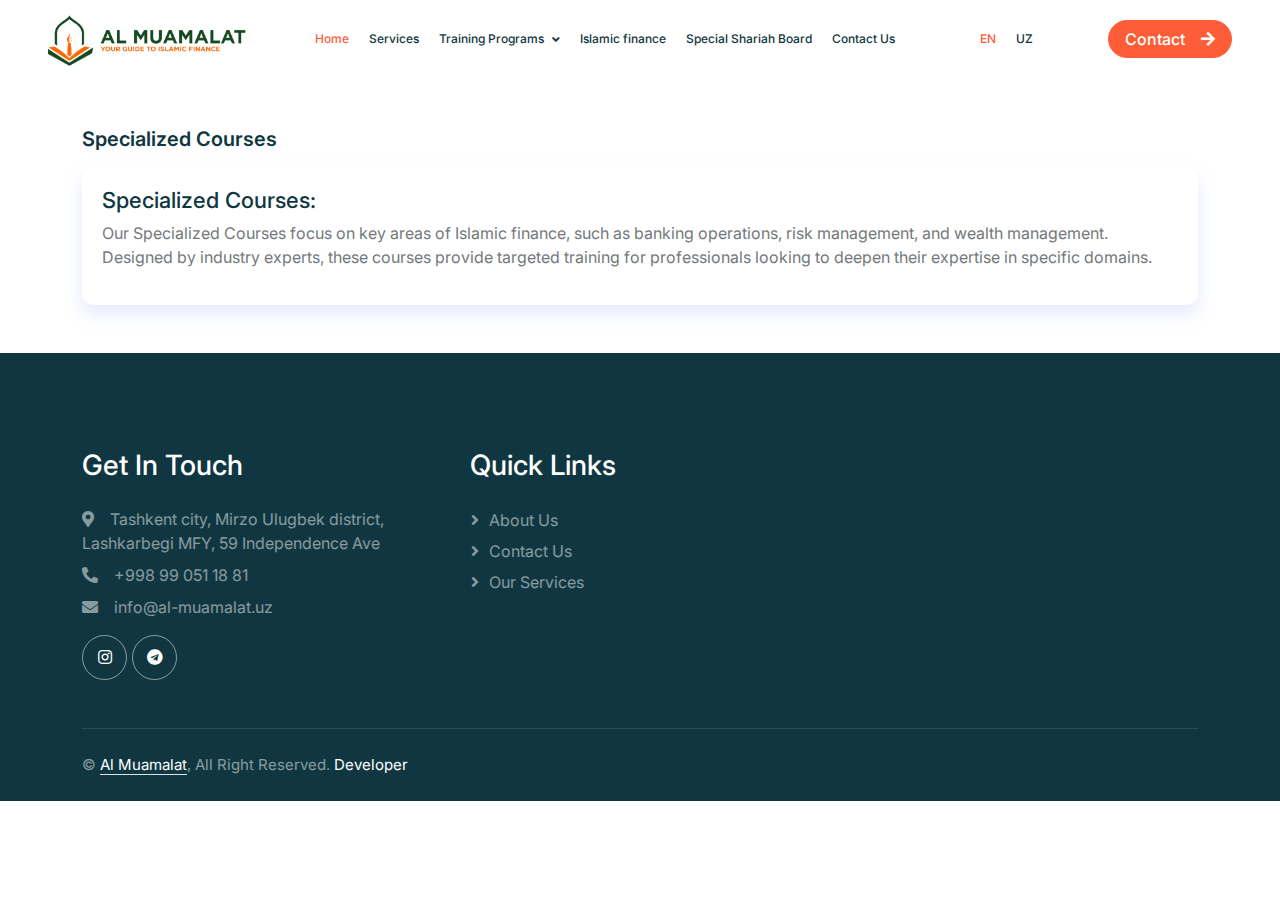
<file: course-two-en.html>
<!DOCTYPE html>
<html lang="en">
  <head>
    <meta charset="utf-8" />
    <title>Al Muamalat</title>
    <meta content="width=device-width, initial-scale=1.0" name="viewport" />
    <meta content="" name="keywords" />
    <meta content="" name="description" />

    <!-- Favicon -->
    <link href="./logo.jpg" rel="icon" />

    <!-- Google Web Fonts -->
    <link rel="preconnect" href="https://fonts.googleapis.com" />
    <link rel="preconnect" href="https://fonts.gstatic.com" crossorigin />
    <link
      href="https://fonts.googleapis.com/css2?family=Heebo:wght@400;500;600&family=Inter:wght@600&family=Lobster+Two:wght@700&display=swap"
      rel="stylesheet" />

    <!-- Icon Font Stylesheet -->
    <link
      href="https://cdnjs.cloudflare.com/ajax/libs/font-awesome/5.10.0/css/all.min.css"
      rel="stylesheet" />
    <link
      href="https://cdn.jsdelivr.net/npm/bootstrap-icons@1.4.1/font/bootstrap-icons.css"
      rel="stylesheet" />

    <!-- Libraries Stylesheet -->
    <link href="lib/animate/animate.min.css" rel="stylesheet" />
    <link href="lib/owlcarousel/assets/owl.carousel.min.css" rel="stylesheet" />

    <!-- Customized Bootstrap Stylesheet -->
    <link href="css/bootstrap.min.css" rel="stylesheet" />

    <!-- Template Stylesheet -->
    <link href="css/style.css" rel="stylesheet" />
  </head>
  <body>
    <div class="container-xxl bg-white p-0">
      <!-- Spinner Start -->
      <!-- <div
        id="spinner"
        class="show bg-white position-fixed translate-middle w-100 vh-100 top-50 start-50 d-flex align-items-center justify-content-center">
        <div
          class="spinner-border text-primary"
          style="width: 3rem; height: 3rem"
          role="status">
          <span class="sr-only">Loading...</span>
        </div>
      </div> -->
      <!-- Spinner End -->

      <!-- Navbar Start -->
      <nav
        class="navbar navbar-expand-lg bg-white navbar-light sticky-top px-4 px-lg-5 py-lg-0">
        <a href="index.html" class="navbar-brand">
          <img src="./logo123.jpg" style="width: 200px" alt="" />
        </a>
        <button
          type="button"
          class="navbar-toggler"
          data-bs-toggle="collapse"
          data-bs-target="#navbarCollapse">
          <span class="navbar-toggler-icon"></span>
        </button>
        <div class="collapse navbar-collapse" id="navbarCollapse">
          <div class="navbar-nav mx-auto">
            <a href="index.html" class="nav-item nav-link active">Home</a>
            <a href="#service" class="nav-item nav-link">Services</a>
            <li class="nav-item dropdown">
              <a
                class="nav-link dropdown-toggle"
                href="#"
                id="navbarDropdown"
                role="button"
                data-toggle="dropdown"
                aria-haspopup="true"
                aria-expanded="false">
                Training Programs
              </a>
              <div
                style="top: calc(100% - 25px)"
                class="dropdown-menu"
                aria-labelledby="navbarDropdown">
                <a
                  style="font-size: 12px"
                  class="dropdown-item"
                  href="course-one-en.html"
                  >Certification Programs</a
                >
                <a
                  style="font-size: 12px"
                  class="dropdown-item"
                  href="course-two-en.html"
                  >Specialized Courses</a
                >
                <a
                  style="font-size: 12px"
                  class="dropdown-item"
                  href="course-three-en.html"
                  >International Training Programs</a
                >
              </div>
            </li>
            <a href="material.html" class="nav-item nav-link"
              >Islamic finance</a
            >
            <a href="council-en.html" class="nav-item nav-link"
              >Special Shariah Board</a
            >
            <a href="contact.html" class="nav-item nav-link">Contact Us</a>

            <a
              style="margin-left: 65px"
              href="uz.html"
              class="nav-item nav-link active nav-language"
              >EN</a
            >
            <a
              style="margin-right: 25px"
              href="index.html"
              class="nav-item nav-link"
              >UZ</a
            >
          </div>
        </div>

        <a
          href="contact.html"
          class="btn btn-primary rounded-pill px-3 d-none d-lg-block"
          >Contact<i class="fa fa-arrow-right ms-3"></i
        ></a>
      </nav>

      <div class="container">
        <h5 class="mb-3 mt-5">Specialized Courses</h5>
        <div class="council-list course-list-container">
          <div class="council-item">
            <h3>Specialized Courses:</h3>
            <p class="council-text">
              Our Specialized Courses focus on key areas of Islamic finance,
              such as banking operations, risk management, and wealth
              management. Designed by industry experts, these courses provide
              targeted training for professionals looking to deepen their
              expertise in specific domains.
            </p>
          </div>
        </div>
      </div>

      <div
        class="container-fluid bg-dark text-white-50 footer pt-5 mt-5 wow fadeIn"
        data-wow-delay="0.1s">
        <div class="container py-5">
          <div class="row g-5">
            <div class="col-lg-4 col-md-6">
              <h3 class="text-white mb-4">Get In Touch</h3>
              <p class="mb-2">
                <i class="fa fa-map-marker-alt me-3"></i>Tashkent city, Mirzo
                Ulugbek district, Lashkarbegi MFY, 59 Independence Ave
              </p>
              <p class="mb-2">
                <i class="fa fa-phone-alt me-3"></i>+998 99 051 18 81
              </p>
              <p class="mb-2">
                <i class="fa fa-envelope me-3"></i>info@al-muamalat.uz
              </p>
              <div class="d-flex pt-2">
                <a
                  class="btn btn-outline-light btn-social"
                  target="_blank"
                  href="https://www.instagram.com/al_muamalat?igsh=MW0zZXVlaXo4YXFqYg=="
                  ><i class="fab fa-instagram"></i
                ></a>
                <a
                  class="btn btn-outline-light btn-social"
                  target="_blank"
                  href="https://t.me/almuamalatuz"
                  ><i class="fab fa-telegram"></i
                ></a>
              </div>
            </div>
            <div class="col-lg-4 col-md-6">
              <h3 class="text-white mb-4">Quick Links</h3>
              <a class="btn btn-link text-white-50" href="index.html"
                >About Us</a
              >
              <a class="btn btn-link text-white-50" href="contact.html"
                >Contact Us</a
              >
              <a class="btn btn-link text-white-50" href="index.html"
                >Our Services</a
              >
            </div>
          </div>
        </div>
        <div class="container">
          <div class="copyright">
            <div class="row">
              <div class="col-md-6 text-center text-md-start mb-3 mb-md-0">
                &copy;
                <a class="border-bottom" href="https://t.me/Xojimuhammedov"
                  >Al Muamalat</a
                >, All Right Reserved.
                <a href="https://t.me/Xojimuhammedov">Developer</a>
              </div>
            </div>
          </div>
        </div>
      </div>
    </div>
  </body>
</html>
</file>
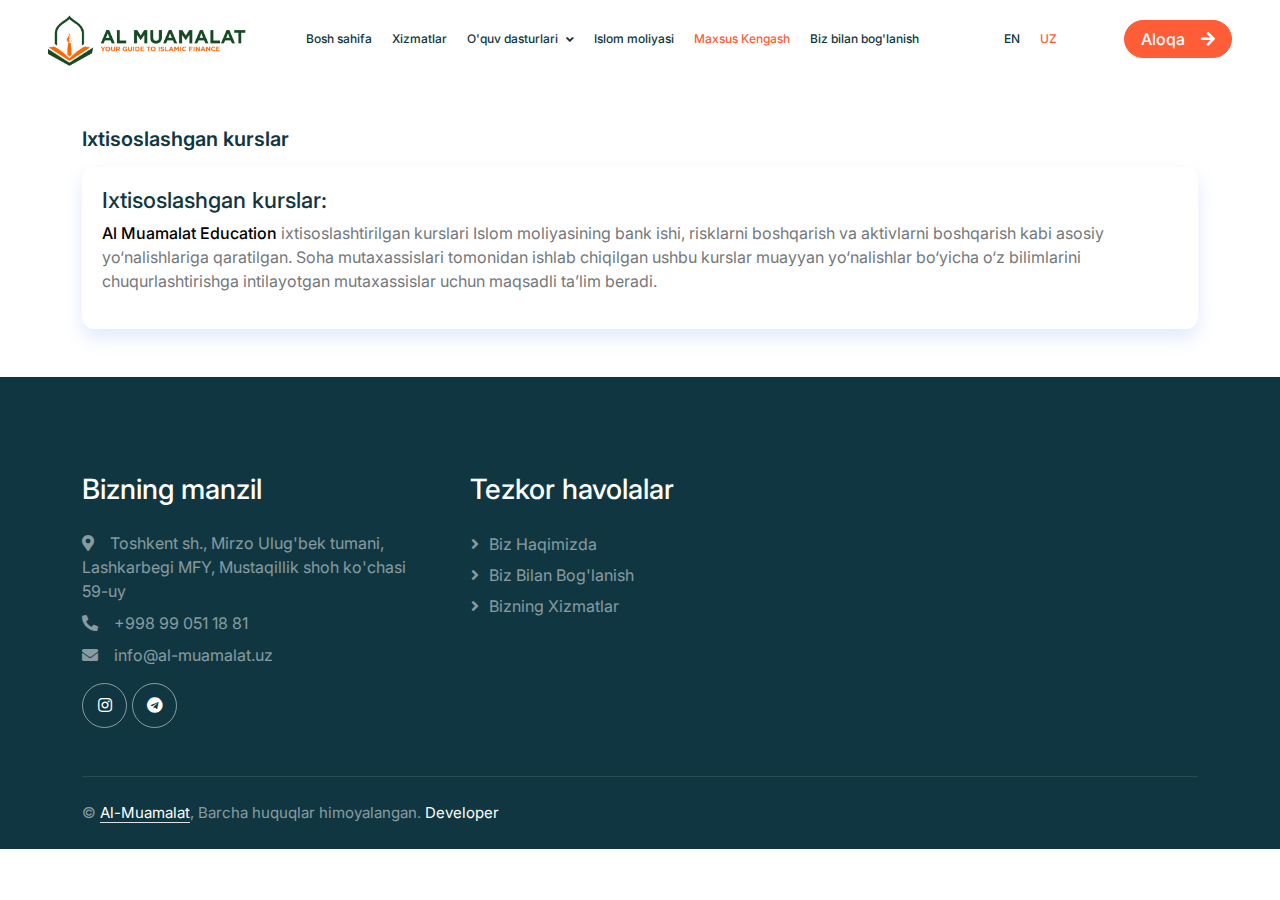
<file: course-two.html>
<!DOCTYPE html>
<html lang="en">
  <head>
    <meta charset="utf-8" />
    <title>Al Muamalat</title>
    <meta content="width=device-width, initial-scale=1.0" name="viewport" />
    <meta content="" name="keywords" />
    <meta content="" name="description" />

    <!-- Favicon -->
    <link href="./logo.jpg" rel="icon" />

    <!-- Google Web Fonts -->
    <link rel="preconnect" href="https://fonts.googleapis.com" />
    <link rel="preconnect" href="https://fonts.gstatic.com" crossorigin />
    <link
      href="https://fonts.googleapis.com/css2?family=Heebo:wght@400;500;600&family=Inter:wght@600&family=Lobster+Two:wght@700&display=swap"
      rel="stylesheet" />

    <!-- Icon Font Stylesheet -->
    <link
      href="https://cdnjs.cloudflare.com/ajax/libs/font-awesome/5.10.0/css/all.min.css"
      rel="stylesheet" />
    <link
      href="https://cdn.jsdelivr.net/npm/bootstrap-icons@1.4.1/font/bootstrap-icons.css"
      rel="stylesheet" />

    <!-- Libraries Stylesheet -->
    <link href="lib/animate/animate.min.css" rel="stylesheet" />
    <link href="lib/owlcarousel/assets/owl.carousel.min.css" rel="stylesheet" />

    <!-- Customized Bootstrap Stylesheet -->
    <link href="css/bootstrap.min.css" rel="stylesheet" />

    <!-- Template Stylesheet -->
    <link href="css/style.css" rel="stylesheet" />
  </head>
  <body>
    <div class="container-xxl bg-white p-0">
      <!-- Spinner Start -->
      <!-- <div
        id="spinner"
        class="show bg-white position-fixed translate-middle w-100 vh-100 top-50 start-50 d-flex align-items-center justify-content-center">
        <div
          class="spinner-border text-primary"
          style="width: 3rem; height: 3rem"
          role="status">
          <span class="sr-only">Loading...</span>
        </div>
      </div> -->
      <!-- Spinner End -->

      <!-- Navbar Start -->
      <nav
        class="navbar navbar-expand-lg bg-white navbar-light sticky-top px-4 px-lg-5 py-lg-0">
        <a href="index.html" class="navbar-brand">
          <img src="./logo123.jpg" style="width: 200px" alt="" />
        </a>
        <button
          type="button"
          class="navbar-toggler"
          data-bs-toggle="collapse"
          data-bs-target="#navbarCollapse">
          <span class="navbar-toggler-icon"></span>
        </button>
        <div class="collapse navbar-collapse" id="navbarCollapse">
          <div class="navbar-nav mx-auto">
            <a href="index.html" class="nav-item nav-link">Bosh sahifa</a>
            <a href="index.html" class="nav-item nav-link">Xizmatlar</a>
            <li class="nav-item dropdown">
              <a
                class="nav-link dropdown-toggle"
                href="#"
                id="navbarDropdown"
                role="button"
                data-toggle="dropdown"
                aria-haspopup="true"
                aria-expanded="false">
                O'quv dasturlari
              </a>
              <div
                style="top: calc(100% - 25px)"
                class="dropdown-menu"
                aria-labelledby="navbarDropdown">
                <a
                  style="font-size: 12px"
                  class="dropdown-item"
                  href="course-one.html"
                  >Sertifikatlash dasturlari</a
                >
                <a
                  style="font-size: 12px"
                  class="dropdown-item"
                  href="course-two.html"
                  >Ixtisoslashgan kurslar</a
                >
                <a
                  style="font-size: 12px"
                  class="dropdown-item"
                  href="course-three.html"
                  >Xalqaro ta'lim dasturlari</a
                >
              </div>
            </li>
            <a href="materials.html" class="nav-item nav-link"
              >Islom moliyasi</a
            >
            <a href="./council-uz.html" class="nav-item nav-link active"
              >Maxsus Kengash</a
            >
            <a href="contacts.html" class="nav-item nav-link"
              >Biz bilan bog'lanish</a
            >
            <a
              style="margin-left: 65px"
              href="uz.html"
              class="nav-item nav-link nav-language"
              >EN</a
            >
            <a
              style="margin-right: 25px"
              href="index.html"
              class="nav-item nav-link active"
              >UZ</a
            >
          </div>
        </div>
        <a
          href="contacts.html"
          class="btn btn-primary rounded-pill px-3 d-none d-lg-block"
          >Aloqa<i class="fa fa-arrow-right ms-3"></i
        ></a>
      </nav>

      <div class="container">
        <h5 class="mb-3 mt-5">Ixtisoslashgan kurslar</h5>
        <div class="council-list course-list-container">
          <div class="council-item">
            <h3>Ixtisoslashgan kurslar:</h3>
            <p class="council-text">
              <b>Al Muamalat Education</b> ixtisoslashtirilgan kurslari Islom
              moliyasining bank ishi, risklarni boshqarish va aktivlarni
              boshqarish kabi asosiy yo‘nalishlariga qaratilgan. Soha
              mutaxassislari tomonidan ishlab chiqilgan ushbu kurslar muayyan
              yo‘nalishlar bo‘yicha o‘z bilimlarini chuqurlashtirishga
              intilayotgan mutaxassislar uchun maqsadli ta’lim beradi.
            </p>
          </div>
        </div>
      </div>

      <div
        class="container-fluid bg-dark text-white-50 footer pt-5 mt-5 wow fadeIn"
        data-wow-delay="0.1s">
        <div class="container py-5">
          <div class="row g-5">
            <div class="col-lg-4 col-md-6">
              <h3 class="text-white mb-4">Bizning manzil</h3>
              <p class="mb-2">
                <i class="fa fa-map-marker-alt me-3"></i>Toshkent sh., Mirzo Ulug'bek tumani, Lashkarbegi MFY,
                Mustaqillik shoh ko'chasi 59-uy
              </p>
              <p class="mb-2">
                <i class="fa fa-phone-alt me-3"></i>+998 99 051 18 81
              </p>
              <p class="mb-2">
                <i class="fa fa-envelope me-3"></i>info@al-muamalat.uz
              </p>
              <div class="d-flex pt-2">
                <a
                  class="btn btn-outline-light btn-social"
                  target="_blank"
                  href="https://www.instagram.com/al_muamalat?igsh=MW0zZXVlaXo4YXFqYg=="
                  ><i class="fab fa-instagram"></i
                ></a>
                <a
                  class="btn btn-outline-light btn-social"
                  target="_blank"
                  href="https://t.me/almuamalatuz"
                  ><i class="fab fa-telegram"></i
                ></a>
              </div>
            </div>
            <div class="col-lg-4 col-md-6">
              <h3 class="text-white mb-4">Tezkor havolalar</h3>
              <a class="btn btn-link text-white-50" href="uz.html"
                >Biz haqimizda</a
              >
              <a class="btn btn-link text-white-50" href="contacts.html"
                >Biz bilan bog'lanish</a
              >
              <a class="btn btn-link text-white-50" href="uz.html"
                >Bizning xizmatlar</a
              >
            </div>
          </div>
        </div>
        <div class="container">
          <div class="copyright">
            <div class="row">
              <div class="col-md-6 text-center text-md-start mb-3 mb-md-0">
                &copy;
                <a class="border-bottom" href="https://t.me/Xojimuhammedov"
                  >Al-Muamalat</a
                >, Barcha huquqlar himoyalangan.
                <a href="https://t.me/Xojimuhammedov">Developer</a>
              </div>
            </div>
          </div>
        </div>
      </div>
    </div>
  </body>
</html>
</file>
<file: css/style.css>
/********** Template CSS **********/
:root {
  --primary: #fe5d37;
  --light: #fff5f3;
  --dark: #103741;
}

body {
  font-family: "Inter", sans-serif !important;
}

.back-to-top {
  position: fixed;
  display: none;
  right: 45px;
  bottom: 45px;
  z-index: 99;
}

.blog-lists,
.video-lists {
  display: grid;
  grid-template-columns: repeat(4, minmax(250px, 25%));
  gap: 20px;
  flex-wrap: wrap;
}

.blog-list {
  height: 440px !important;
  background-color: #fff5f3 !important;
  border-radius: 10px;
  padding: 1rem;
}

.video-list {
  height: 360px !important;
  background-color: #fff5f3 !important;
  border-radius: 10px;
  padding: 1rem;
}

.blog-list img {
  width: 100% !important;
  object-fit: cover !important;
  height: 200px !important;
}

.blog-list h2 {
  overflow: hidden;
  text-overflow: ellipsis;
  display: -webkit-box;
  -webkit-line-clamp: 2;
  -webkit-box-orient: vertical;
  margin-top: 10px;
}

.blog-list p {
  overflow: hidden;
  text-overflow: ellipsis;
  display: -webkit-box;
  -webkit-line-clamp: 7;
  -webkit-box-orient: vertical;
}

/*** Spinner ***/
#spinner {
  opacity: 0;
  visibility: hidden;
  transition: opacity 0.5s ease-out, visibility 0s linear 0.5s;
  z-index: 99999;
}

#spinner.show {
  transition: opacity 0.5s ease-out, visibility 0s linear 0s;
  visibility: visible;
  opacity: 1;
}

/*** Button ***/
.btn {
  font-weight: 500;
  transition: 0.5s;
}

.btn.btn-primary {
  color: #ffffff;
}

.btn-square {
  width: 38px;
  height: 38px;
}

.btn-sm-square {
  width: 32px;
  height: 32px;
}

.btn-lg-square {
  width: 48px;
  height: 48px;
}

.btn-square,
.btn-sm-square,
.btn-lg-square {
  padding: 0;
  display: flex;
  align-items: center;
  justify-content: center;
  font-weight: normal;
  border-radius: 50px;
}

/*** Heading ***/
h1,
h2,
h3,
h4,
.h1,
.h2,
.h3,
.h4,
.display-1,
.display-2,
.display-3,
.display-4,
.display-5,
.display-6 {
  font-family: "Inter", sans-serif !important;
}

h5,
h6,
.h5,
.h6 {
  font-weight: 600;
  font-family: "Inter", sans-serif !important;
}

.font-secondary {
  font-family: "Inter", sans-serif !important;
}

/*** Navbar ***/
.navbar .navbar-nav .nav-link {
  padding: 30px 10px;
  color: var(--dark);
  font-weight: 500;
  outline: none;
  font-size: 12px;
}

.navbar .navbar-nav .nav-link:hover,
.navbar .navbar-nav .nav-link.active {
  color: var(--primary);
}

.navbar.sticky-top {
  top: -100px;
  transition: 0.5s;
}

.navbar .dropdown-toggle::after {
  border: none;
  content: "\f107";
  font-family: "Font Awesome 5 Free";
  font-weight: 900;
  vertical-align: middle;
  margin-left: 5px;
  transition: 0.5s;
}

.navbar .dropdown-toggle[aria-expanded="true"]::after {
  transform: rotate(-180deg);
}

@media (max-width: 991.98px) {
  .navbar .navbar-nav .nav-link {
    margin-right: 0;
    padding: 10px 0;
  }

  .navbar .navbar-nav {
    margin-top: 15px;
    border-top: 1px solid #eeeeee;
  }
}

@media (min-width: 992px) {
  .navbar .nav-item .dropdown-menu {
    display: block;
    top: calc(100% - 15px);
    margin-top: 0;
    opacity: 0;
    visibility: hidden;
    transition: 0.5s;
  }

  .navbar .nav-item:hover .dropdown-menu {
    top: 100%;
    visibility: visible;
    transition: 0.5s;
    opacity: 1;
  }
}

/*** Header ***/
.header-carousel::before,
.header-carousel::after,
.page-header::before,
.page-header::after {
  position: absolute;
  content: "";
  width: 100%;
  height: 10px;
  top: 0;
  left: 0;
  background: url(../img/bg-header-top.png) center center repeat-x;
  z-index: 1;
}

.header-carousel::after,
.page-header::after {
  height: 19px;
  top: auto;
  bottom: 0;
  background: url(../img/bg-header-bottom.png) center center repeat-x;
}

.article-img {
  height: 356px;
}

@media (max-width: 768px) {
  .header-carousel .owl-carousel-item {
    position: relative;
    min-height: 500px;
  }

  .header-carousel .owl-carousel-item img {
    position: absolute;
    width: 100%;
    height: 100%;
    object-fit: cover;
  }

  .header-carousel .owl-carousel-item p {
    font-size: 16px !important;
    font-weight: 400 !important;
    width: 100% !important;
    top: 60px !important;
  }

  .header-carousel .owl-carousel-item h1 {
    font-size: 30px;
    font-weight: 600;
    top: 20px !important;
  }
}

.header-carousel .owl-nav .owl-next {
  position: absolute;
  top: 50%;
  right: 2%;
  transform: translateY(-50%);
  display: flex;
  flex-direction: column;
}

.header-carousel .owl-nav .owl-prev {
  position: absolute;
  top: 50%;
  left: 2%;
  transform: translateY(-50%);
}

.header-carousel .owl-nav .owl-prev,
.header-carousel .owl-nav .owl-next {
  margin: 7px 0;
  width: 45px;
  height: 45px;
  display: flex;
  align-items: center;
  justify-content: center;
  color: #ffffff;
  background: transparent;
  border: 1px solid #ffffff;
  border-radius: 45px;
  font-size: 22px;
  transition: 0.5s;
}

.header-carousel .owl-nav .owl-prev:hover,
.header-carousel .owl-nav .owl-next:hover {
  background: var(--primary);
  border-color: var(--primary);
}

.page-header {
  background: linear-gradient(rgba(0, 0, 0, 0.2), rgba(0, 0, 0, 0.2)),
    url(../img/contacts.jpg) center center no-repeat;
  background-size: cover;
}

.breadcrumb-item + .breadcrumb-item::before {
  color: rgba(255, 255, 255, 0.5);
}

/*** Facility ***/
.facility-item .facility-icon {
  position: relative;
  margin: 0 auto;
  width: 100px;
  height: 100px;
  border-radius: 100px;
  display: flex;
  align-items: center;
  justify-content: center;
}

/* .facility-item .facility-icon::before {
  position: absolute;
  content: "";
  width: 100%;
  height: 100%;
  top: 0;
  left: 0;
  background: rgba(255, 255, 255, 0.9);
  transition: 0.5s;
  z-index: 1;
} */

.facility-item .facility-icon span {
  position: absolute;
  content: "";
  width: 15px;
  height: 30px;
  top: 0;
  left: 0;
  border-radius: 50%;
}

.facility-item .facility-icon span:last-child {
  left: auto;
  right: 0;
}

.facility-item .facility-icon i {
  position: relative;
  z-index: 2;
}

.service-bg {
  box-shadow: rgba(144, 173, 248, 0.25) 0px 9px 18px 0px;
  background-color: #fff;
  border-radius: 12px !important;
  padding: 20px;
  height: 210px;
}

.service-bg h3 {
  font-size: 20px;
}

.service .owl-carousel .owl-stage {
  padding: 10px 0 !important;
}

.facility-item .facility-text {
  position: relative;
  z-index: 2;
  font-size: 14px;
  font-weight: 400 !important;
}

.facility-item:hover .facility-icon::before,
.facility-item:hover .facility-text::before {
  background: transparent;
}

/*** About ***/
.about-img img {
  transition: 0.5s;
}

.about-img img:hover {
  background: var(--primary) !important;
}

/*** Classes ***/
.classes-item {
  transition: 0.5s;
}

.classes-item:hover {
  margin-top: -10px;
}

/*** Team ***/
.team-item .team-text {
  position: absolute;
  width: 250px;
  height: 250px;
  bottom: 0;
  right: 0;
  display: flex;
  align-items: center;
  justify-content: center;
  flex-direction: column;
  background: #ffffff;
  border: 17px solid var(--light);
  border-radius: 250px;
  transition: 0.5s;
}

.team-item:hover .team-text {
  border-color: var(--primary);
}

/*** Testimonial ***/
.testimonial-carousel {
  padding-left: 1.5rem;
  padding-right: 1.5rem;
}

@media (min-width: 576px) {
  .testimonial-carousel {
    padding-left: 4rem;
    padding-right: 4rem;
  }
}

.testimonial-carousel .testimonial-item .border {
  border: 1px dashed rgba(0, 185, 142, 0.3) !important;
}

.testimonial-carousel .owl-nav {
  position: absolute;
  width: 100%;
  height: 45px;
  top: 50%;
  left: 0;
  transform: translateY(-50%);
  display: flex;
  justify-content: space-between;
  z-index: 1;
}

.testimonial-carousel .owl-nav .owl-prev,
.testimonial-carousel .owl-nav .owl-next {
  position: relative;
  width: 45px;
  height: 45px;
  display: flex;
  align-items: center;
  justify-content: center;
  color: #ffffff;
  background: var(--primary);
  border-radius: 45px;
  font-size: 20px;
  transition: 0.5s;
}

.testimonial-carousel .owl-nav .owl-prev:hover,
.testimonial-carousel .owl-nav .owl-next:hover {
  background: var(--dark);
}

.testimonial-carousels .owl-nav {
  position: absolute;
  width: 100%;
  height: 45px;
  top: 50%;
  left: -4%;
  transform: translateY(-50%);
  display: flex;
  justify-content: space-between;
  z-index: 1;
}

.testimonial-carousels .owl-next {
  position: absolute;
  width: 100%;
  height: 45px;
  top: 50%;
  left: 8%;
  transform: translateY(-50%);
  display: flex;
  justify-content: space-between;
  z-index: 1;
}

.testimonial-carousels .owl-nav .owl-prev,
.testimonial-carousels .owl-nav .owl-next {
  position: relative;
  width: 45px;
  height: 45px;
  display: flex;
  align-items: center;
  justify-content: center;
  color: #ffffff;
  background: var(--primary);
  border-radius: 45px;
  font-size: 20px;
  transition: 0.5s;
}

.testimonial-carousels .owl-nav .owl-prev:hover,
.testimonial-carousels .owl-nav .owl-next:hover {
  background: var(--dark);
}

/*** Footer ***/
.footer .btn.btn-social {
  margin-right: 5px;
  width: 45px;
  height: 45px;
  display: flex;
  align-items: center;
  justify-content: center;
  color: #ffffff;
  border: 1px solid rgba(255, 255, 255, 0.5);
  border-radius: 45px;
  transition: 0.3s;
}

.footer .btn.btn-social:hover {
  border-color: var(--primary);
  background: var(--primary);
}

.footer .btn.btn-link {
  display: block;
  margin-bottom: 5px;
  padding: 0;
  text-align: left;
  font-size: 16px;
  font-weight: normal;
  text-transform: capitalize;
  transition: 0.3s;
}

.footer .btn.btn-link::before {
  position: relative;
  content: "\f105";
  font-family: "Font Awesome 5 Free";
  font-weight: 900;
  margin-right: 10px;
}

.footer .btn.btn-link:hover {
  color: var(--primary) !important;
  letter-spacing: 1px;
  box-shadow: none;
}

.footer .form-control {
  border-color: rgba(255, 255, 255, 0.5);
}

.footer .copyright {
  padding: 25px 0;
  font-size: 15px;
  border-top: 1px solid rgba(256, 256, 256, 0.1);
}

.footer .copyright a {
  color: #ffffff;
}

.footer .footer-menu a {
  margin-right: 15px;
  padding-right: 15px;
  border-right: 1px solid rgba(255, 255, 255, 0.1);
}

.footer .copyright a:hover,
.footer .footer-menu a:hover {
  color: var(--primary) !important;
}

.footer .footer-menu a:last-child {
  margin-right: 0;
  padding-right: 0;
  border-right: none;
}

.council-list {
  display: grid;
  grid-template-columns: repeat(2, minmax(250px, 50%));
  gap: 20px;
}

.course-list-container {
  display: grid;
  grid-template-columns: repeat(1, minmax(250px, 100%));
  gap: 20px;
}

.council-item {
  box-shadow: rgba(144, 173, 248, 0.25) 0px 9px 18px 0px;
  background-color: #fff;
  border-radius: 12px !important;
  padding: 20px;
}

.council-item h3 {
  font-size: 22px;
}

.council-item b {
  font-weight: 500 !important;
  color: #000;
}

.team-item {
  box-shadow: rgba(144, 173, 248, 0.25) 0px 9px 18px 0px;
  background-color: #fff;
  width: 100%;
  display: flex;
  align-items: center;
  flex-direction: column;
  border-top-left-radius: 999px;
  border-top-right-radius: 999px;
  position: relative;
  height: 620px;
}

.team-image {
  width: 100%;
  height: 300px;
  object-fit: cover;
  border-radius: 999px;
  padding: 16px;
}

.team-item h4 {
  margin-top: 0;
  margin-bottom: 16px;
  font-size: 20px;
}

.team-item h6 {
  font-size: 14px;
  line-height: 22px;
  margin-bottom: 15px;
  margin-top: 0;
  text-align: center;
}

.team-texts {
  text-align: center;
  font-size: 14px;
  line-height: 20px;
  padding: 0 10px;
}

.team-link {
  position: absolute;
  bottom: 10px;
  z-index: 999;
}

@media (max-width: 1100px) {
  .blog-lists {
    display: grid;
    grid-template-columns: repeat(3, minmax(250px, 100%));
  }
}

@media (max-width: 767px) {
  .blog-lists {
    display: grid;
    grid-template-columns: repeat(2, minmax(250px, 100%));
  }
}

@media (max-width: 500px) {
  .blog-lists,
  .video-lists {
    display: grid;
    grid-template-columns: repeat(1, minmax(250px, 400px));
    gap: 20px;
    flex-wrap: wrap;
  }

  .mission-list {
    padding: 10px !important;
  }
  .nav-language {
    margin-left: 0 !important;
  }

  .testimonial-carousels .owl-nav {
    left: -7%;
  }
  .testimonial-carousels .owl-nav .owl-next {
    height: 40px;
    width: 40px;
  }
  .testimonial-carousels .owl-nav .owl-prev {
    height: 40px;
    width: 40px;
  }

  .testimonial-carousels .owl-next {
    left: 14%;
  }
  .service-bg {
    height: 220px !important;
  }

  .council-list {
    display: grid;
    grid-template-columns: repeat(1, minmax(250px, 100%));
  }
  .team-image {
    height: 340px !important;
  }
}
</file>
